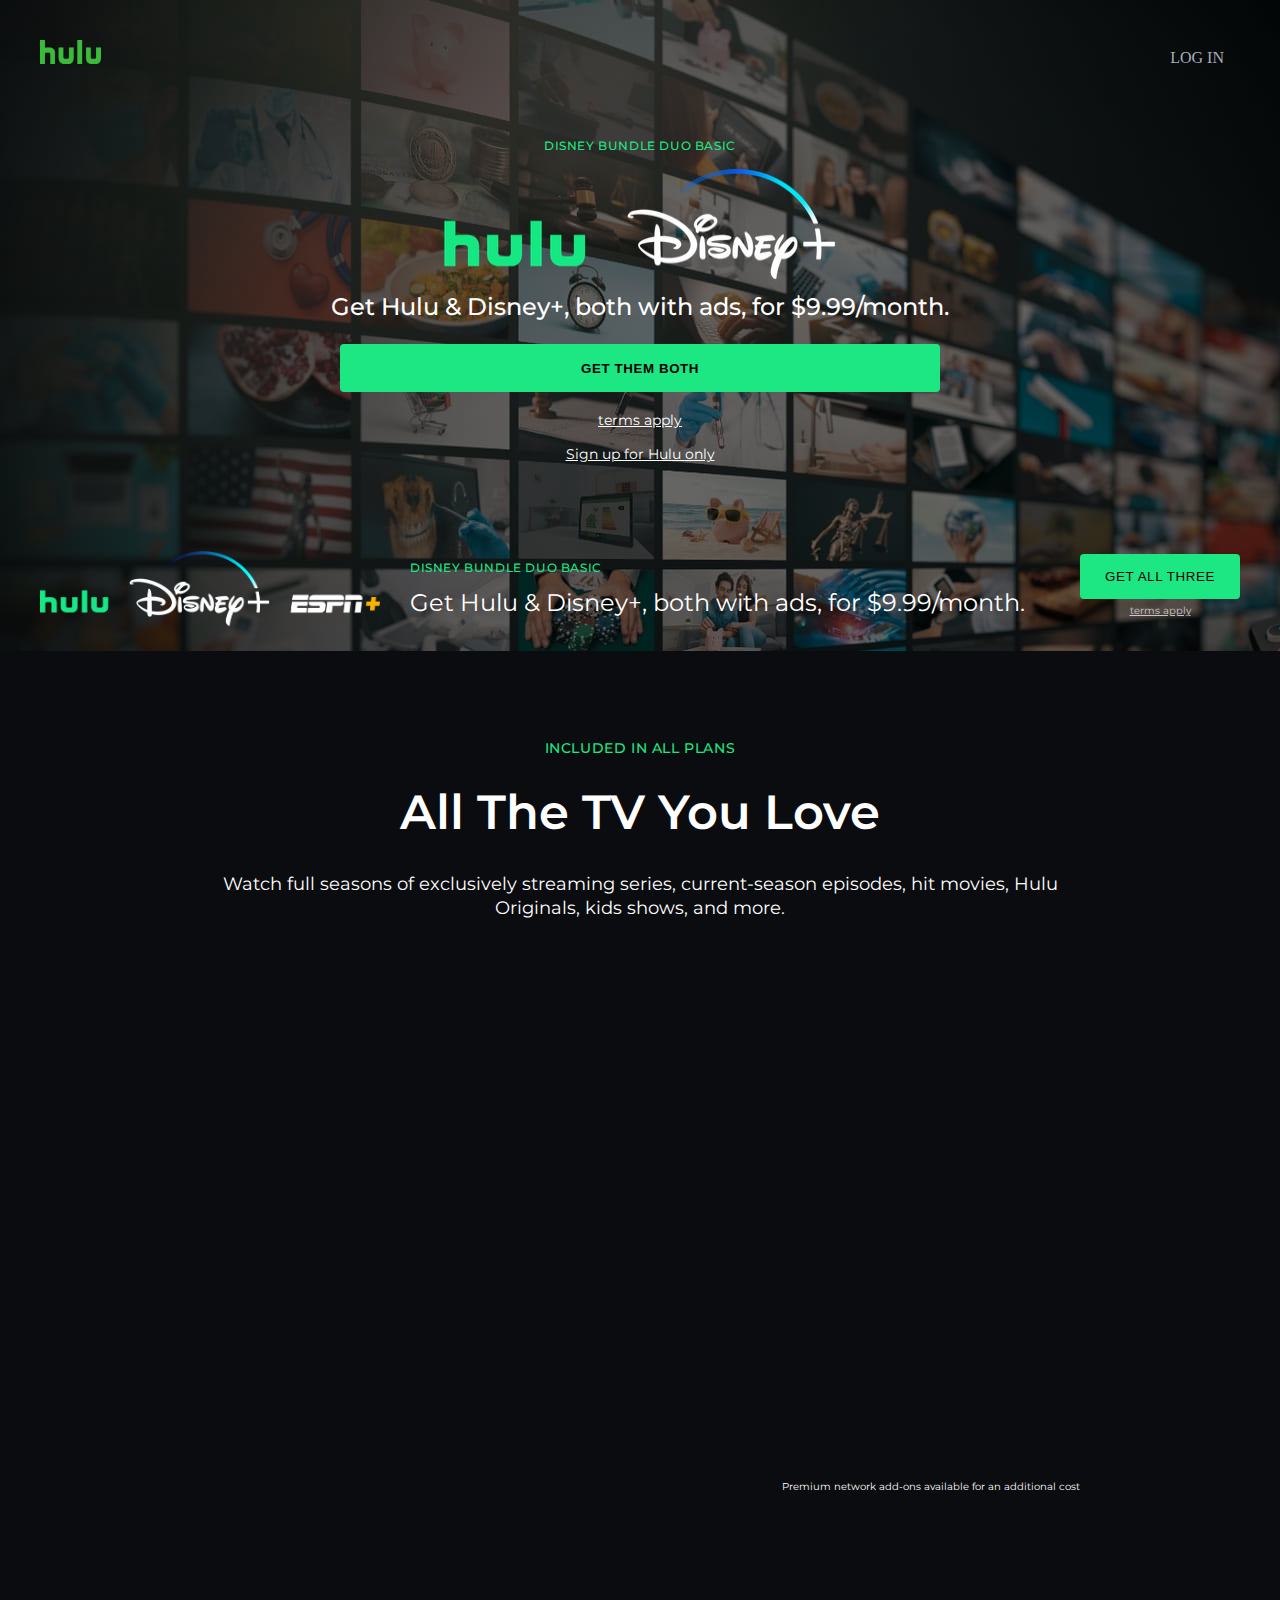
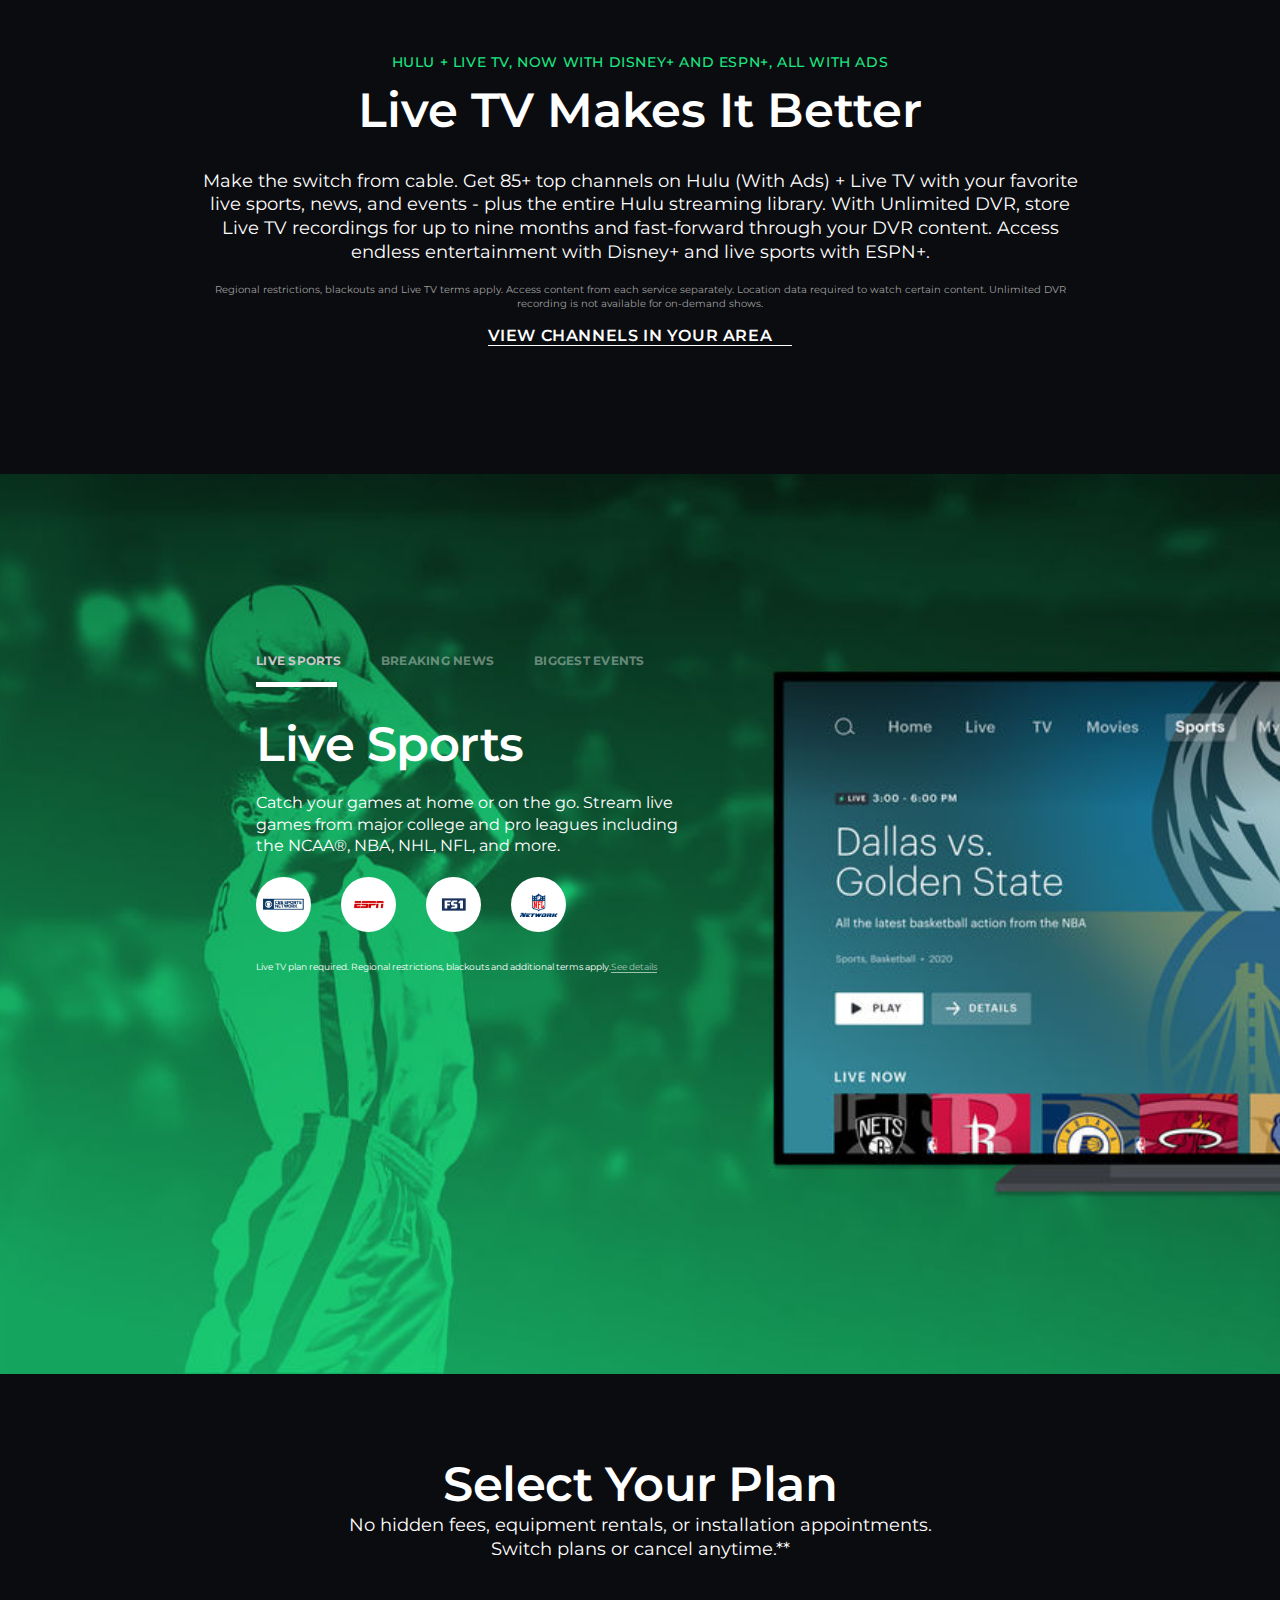
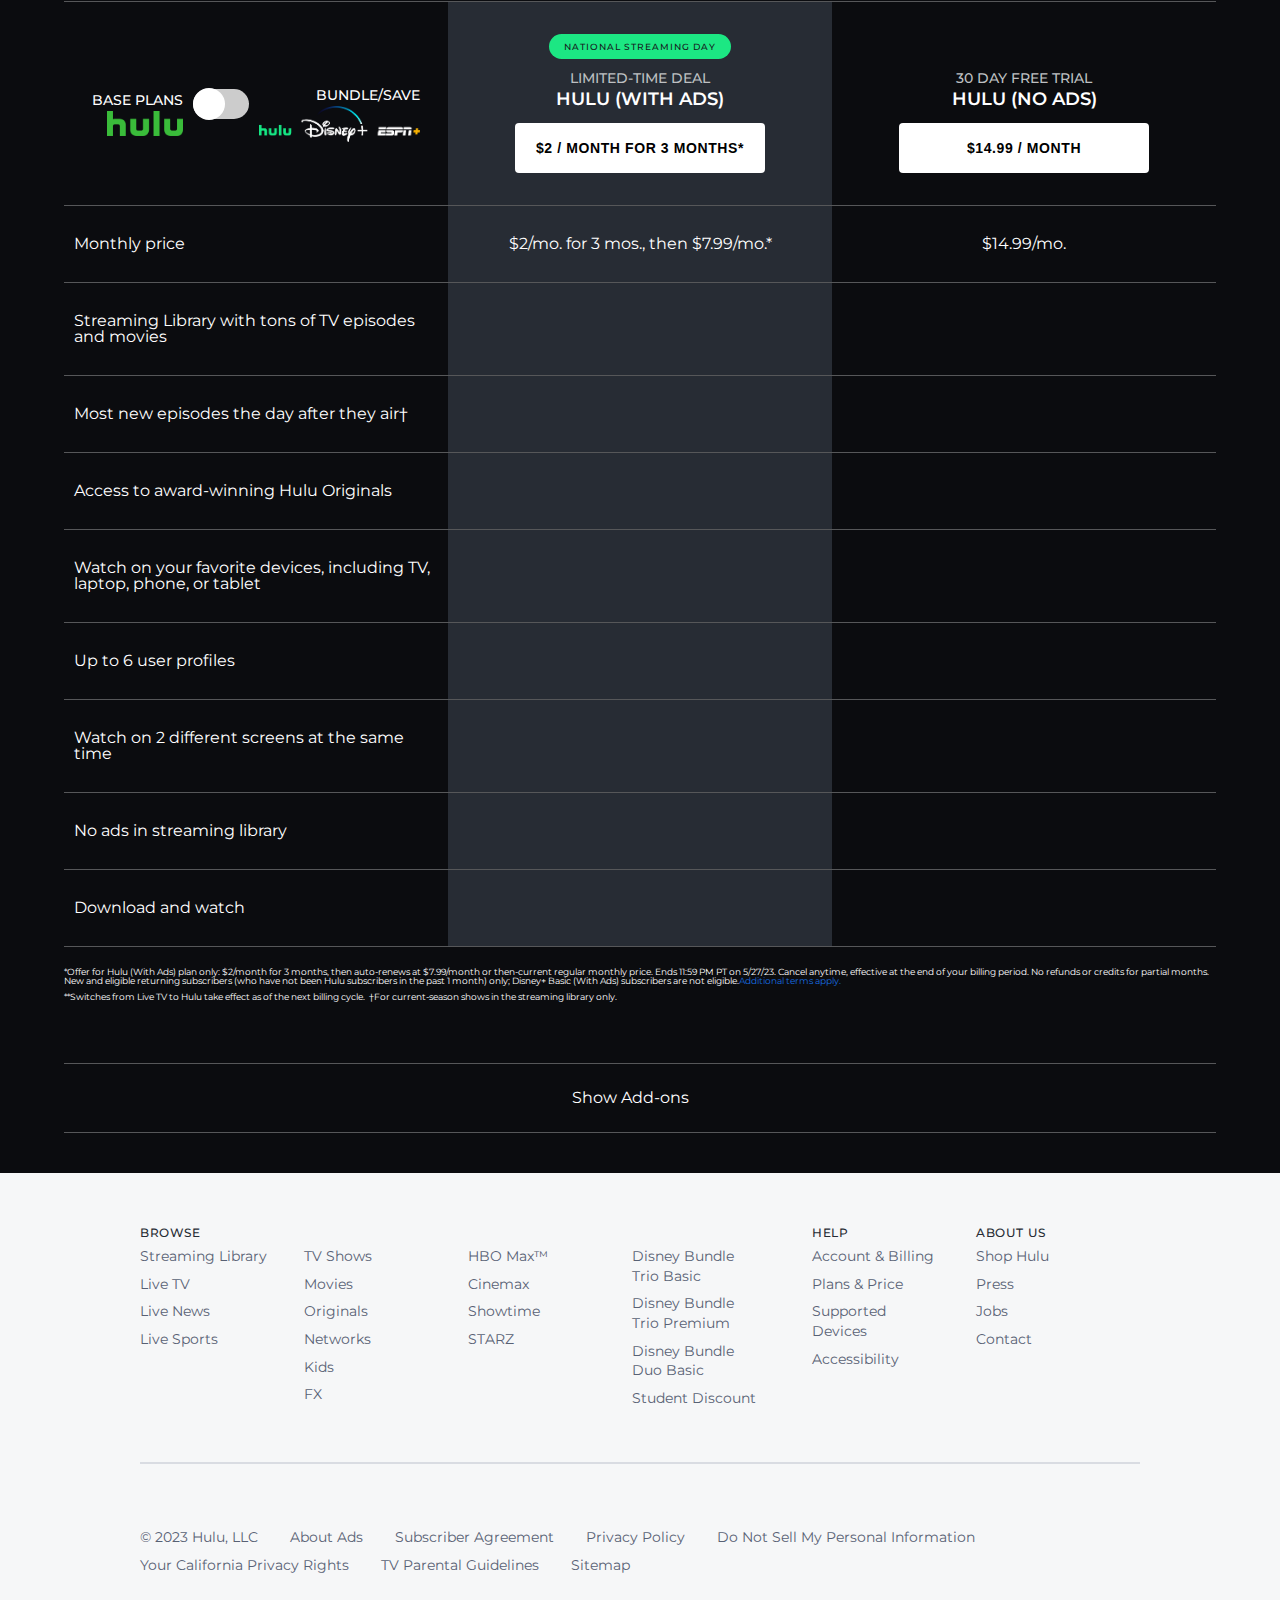
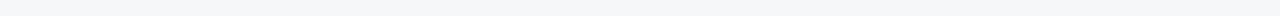
<file: index.html>
<!DOCTYPE html>
<html lang="en">
    <head>
        <meta charset="utf-8">
        <title>Hulu</title>
        <meta name="viewport" content="width=device-width, initial-scale=1">
        <meta name="description" content="hulu clone">
        <meta property="og:url" content="https://sebuamari.github.io/WIT_Final_Project/">
        <meta property="og:type" content="website">
        <meta property="og:title" content="Hulu">
        <meta property="og:description" content="Streaming Platform">
        <meta property="og:image" content="https://assetshuluimcom-a.akamaihd.net/h3o/facebook_share_thumb_default_hulu.jpg">
        <link rel="icon" type="image/x-icon" href="./images/hulu.png">
        <link rel="preconnect" href="https://fonts.googleapis.com">
        <link rel="preconnect" href="https://fonts.gstatic.com" crossorigin>
        <link href="https://fonts.googleapis.com/css2?family=Montserrat:wght@400;500;600&display=swap" rel="stylesheet">
        <link rel="stylesheet" href="https://cdnjs.cloudflare.com/ajax/libs/font-awesome/6.4.0/css/all.min.css" integrity="sha512-iecdLmaskl7CVkqkXNQ/ZH/XLlvWZOJyj7Yy7tcenmpD1ypASozpmT/E0iPtmFIB46ZmdtAc9eNBvH0H/ZpiBw==" crossorigin="anonymous" referrerpolicy="no-referrer">
        <link rel="stylesheet" href="./styles/reset.css">
        <link rel="stylesheet" href="./styles/keyframes.css">
        <link rel="stylesheet" href="./styles/styles.css">
        <link rel="stylesheet" href="./styles/responsive.css">
    </head>
    <body>
        <header>
            <img src="./images/hulu.png" alt="hulu  logo">
            <button type="button" class="burger-button centered">
                <span class="burger-button-lines">
                    <span class="burger-button-line"></span>
                    <span class="burger-button-line"></span>
                </span>
            </button>
            <div class="mobile-menu hidden">
                <a href="/"><img src="./images/hulu.png" alt="logo"></a>
                <ul>
                    <li><a href="login.html">Log in</a></li>
                    <li><a href="register.html">Register</a></li>
                </ul>
            </div>
            <a class="log_in" href="login.html">Log in</a>
        </header>
        <section id="top_section">
            <div class="inner_top">
                <h4>Disney bundle duo basic</h4>
                <img src="./images/hulu-disney.png" alt="hulu and disney logo">
                <h4>Get Hulu & Disney+, both with ads, for $9.99/month.</h4>
                <button id="get_both">Get them both</button>
                <a class="terms" href="/">terms apply</a>
                <a id="sign_up_hulu" href="/">Sign up for Hulu only</a>
            </div>
            <div class="inner_footer">
                <div class="inner_footer_left">
                    <img src="./images/hulu-disney-espn.png" alt="hulu, disney and espn logo">
                    <div>
                        <h4 class="align_left">Disney bundle duo basic</h4>
                        <h4>Get Hulu & Disney+, both with ads, for $9.99/month.</h4>
                    </div>
                </div>
                <div class="inner_footer_buttons">
                    <button>Get all three</button>
                    <a class="terms" href="/">terms apply</a>
                </div>
            </div>
        </section>
        <section id="recommendations">
            <h4>INCLUDED IN ALL PLANS</h4>
            <h2>All The TV You Love</h2>
            <p class="exclusive">Watch full seasons of exclusively streaming series, current-season episodes, hit movies, Hulu Originals, kids shows, and more.</p>
            <div class="swiper">
                <i id="arrow-left" class="fa-solid fa-angle-down fa-2xl" style="color: #ffffff;"></i>
                <div class="movies_container">
                </div>
                <i id="arrow-right" class="fa-solid fa-angle-down fa-2xl" style="color: #ffffff;"></i>
            </div>
            <p class="premium">Premium network add-ons available for an additional cost</p>
            <div class="recommendations_inner_bottom">
                <h4>HULU + LIVE TV, NOW WITH DISNEY+ AND ESPN+, ALL WITH ADS</h4>
                <h2>Live TV Makes It Better</h2>
                <h3>Make the switch from cable. Get 85+ top channels on Hulu (With Ads) + Live TV with your favorite live sports, news, and events - plus the entire Hulu streaming library. With Unlimited DVR, store Live TV recordings for up to nine months and fast-forward through your DVR content. Access endless entertainment with Disney+ and live sports with ESPN+. </h3>
                <p class="restrictions">Regional restrictions, blackouts and Live TV terms apply. Access content from each service separately. Location data required to watch certain content. Unlimited DVR recording is not available for on-demand shows.</p>
                <a href="/">VIEW CHANNELS IN YOUR AREA<i class="fa-solid fa-arrow-right-long"></i></a>
                <i id="arrow-down" class="fa-solid fa-angle-down fa-2xl" style="color: #ffffff;"></i>
            </div>
        </section>
        <section id="about_hulu">
                <div class="inner_header">
                    <ul>
                        <li class="header_item_one active">Live Sports</li>
                        <li class="header_item_two">Breaking News</li>
                        <li class="header_item_three">Biggest Events</li>
                    </ul>
                    <div class="slide"></div>
                </div>
                <img id="background-1" src="./images/background-1.jpeg" alt="background">
                <img id="background-2" class="hide" src="./images/background-2.jpeg" alt="background">
                <img id="background-3" class="hide" src="./images/background-3.jpeg" alt="background">
                <div class="inner_section inner_section_one">
                    <h2>Live Sports</h2>
                    <p>Catch your games at home or on the go. Stream live games from major college and pro leagues including the NCAA®, NBA, NHL, NFL, and more.</p>
                    <div class="logos">
                        <div class="logo_container">
                            <img src="images/logos/cbs.png" alt="cbs">
                        </div>
                        <div class="logo_container">
                            <img src="images/logos/espn.png" alt="espn">
                        </div>
                        <div class="logo_container">
                            <img src="images/logos/fs1.svg" alt="fs1">
                        </div>
                        <div class="logo_container">
                            <img src="images/logos/network.png" alt="network">
                        </div>
                    </div>
                    <p class="bottom">Live TV plan required. Regional restrictions, blackouts and additional terms apply.<a href="/">See details</a></p>
                </div>
                <div class="inner_section inner_section_two hide">
                    <h2>Breaking News</h2>
                    <p>Keep pace with what's going on locally and globally with trusted opinions from all the top news networks.</p>
                    <div class="logos">
                        <div class="logo_container">
                            <img src="images/logos/abc.png" alt="abc">
                        </div>
                        <div class="logo_container">
                            <img src="images/logos/cnn.svg" alt="cnn">
                        </div>
                        <div class="logo_container">
                            <img src="images/logos/msnbc.png" alt="msnbc">
                        </div>
                        <div class="logo_container">
                            <img src="images/logos/fox.svg" alt="fox">
                        </div>
                    </div>
                    <p class="bottom">Live TV plan required. Regional restrictions, blackouts and additional terms apply.<a href="/">See details</a></p>
                </div>
                <div class="inner_section inner_section_three hide">
                    <h2>Biggest Events</h2>
                    <p>Spectacular, can't-miss moments like the Olympics, Grammys®, Oscars®, Emmys®, and more.</p>
                    <div class="logos">
                        <div class="logo_container">
                            <img src="images/logos/angel.png" alt="angel">
                        </div>
                        <div class="logo_container">
                            <img src="images/logos/golden-globe.png" alt="golden-globe">
                        </div>
                        <div class="logo_container">
                            <img src="images/logos/grammy.png" alt="grammy">
                        </div>
                        <div class="logo_container">
                            <img src="images/logos/oscars.png" alt="oscars">
                        </div>
                    </div>
                    <p class="bottom">Live TV plan required. Regional restrictions, blackouts and additional terms apply.<a href="/">See details</a></p>
                </div>
        </section>
        <section id="plans">
            <h2>Select Your Plan</h2>
            <h4>No hidden fees, equipment rentals, or installation appointments.<br><b>Switch plans or cancel anytime.**</b></h4>
            <div class="plans_header">
                <div class="choice_switcher">
                    <div class="base_plans_choice">
                        <p class="td_header">Base Plans</p>
                        <img src="images/hulu.png" alt="hulu">
                    </div>
                    <label class="switch">
                        <input type="checkbox">
                        <span class="slider round"></span>
                    </label>
                    <div class="bundle_save_choice">
                        <p class="td_header">Bundle/Save</p>
                        <img src="images/hulu-disney-espn.png" alt="hulu disney espn">
                    </div>
                </div>
                <div class="plans_header_base active">
                    <div class="hulu_with_ads">
                        <h5>NATIONAL STREAMING DAY</h5>
                        <p class="td_header">LIMITED-TIME DEAL<br><span>Hulu (With Ads)</span></p>
                        <button class="white_button" type="submit">$2 / MONTH FOR 3 MONTHS*</button>
                    </div>
                    <div class="hulu_without_ads">
                        <p class="td_header">30 DAY FREE TRIAL<br><span>Hulu (No Ads)</span></p>
                        <button class="white_button" type="submit">$14.99 / month</button>
                    </div>
                </div>
                <div class="plans_header_bundle">
                    <div class="trio_basic">
                        <img src="images/hulu-disney.png" alt="hulu_disnet">
                        <p class="td_header">Disney Bundle Trio Basic</p>
                        <button class="white_button" type="submit">$12.99 / MONTH</button>
                    </div>
                    <div class="trio_premium">
                        <img src="images/hulu-disney.png" alt="hulu_disnet">
                        <p class="td_header">Disney Bundle Trio Premium</p>
                        <button class="white_button" type="submit">$19.99 / MONTH</button>
                    </div>
                    <div class="hulu_live">
                        <img src="images/hulu-disney.png" alt="hulu_disnet">
                        <p class="td_header">Hulu + Live TV</p>
                        <button class="white_button" type="submit">$69.99 / MONTH</button>
                    </div>
                </div>
            </div>
            <div class="base_plans active">
                <table>
                    <tr>
                        <td>Monthly price</td>
                        <td>$2/mo. for 3 mos., then $7.99/mo.*</td>
                        <td>$14.99/mo.</td>
                    </tr>
                    <tr>
                        <td>Streaming Library with tons of TV episodes and movies</td>
                        <td><i class="fa-solid fa-check" style="color: #1ce783;"></i></td>
                        <td><i class="fa-solid fa-check" style="color: #1ce783;"></i></td>
                    </tr>
                    <tr>
                        <td>Most new episodes the day after they air†</td>
                        <td><i class="fa-solid fa-check" style="color: #1ce783;"></i></td>
                        <td><i class="fa-solid fa-check" style="color: #1ce783;"></i></td>
                    </tr>
                    <tr>
                        <td>Access to award-winning Hulu Originals</td>
                        <td><i class="fa-solid fa-check" style="color: #1ce783;"></i></td>
                        <td><i class="fa-solid fa-check" style="color: #1ce783;"></i></td>
                    </tr>
                    <tr>
                        <td>Watch on your favorite devices, including TV, laptop, phone, or tablet</td>
                        <td><i class="fa-solid fa-check" style="color: #1ce783;"></i></td>
                        <td><i class="fa-solid fa-check" style="color: #1ce783;"></i></td>
                    </tr>
                    <tr>
                        <td>Up to 6 user profiles</td>
                        <td><i class="fa-solid fa-check" style="color: #1ce783;"></i></td>
                        <td><i class="fa-solid fa-check" style="color: #1ce783;"></i></td>
                    </tr>
                    <tr>
                        <td>Watch on 2 different screens at the same time</td>
                        <td><i class="fa-solid fa-check" style="color: #1ce783;"></i></td>
                        <td><i class="fa-solid fa-check" style="color: #1ce783;"></i></td>
                    </tr>
                    <tr>
                        <td>No ads in streaming library</td>
                        <td><i class="fa-solid fa-minus" style="color: #b8becc;"></i></td>
                        <td><i class="fa-solid fa-check" style="color: #1ce783;"></i></td>
                    </tr>
                    <tr>
                        <td>Download and watch</td>
                        <td><i class="fa-solid fa-minus" style="color: #b8becc;"></i></td>
                        <td><i class="fa-solid fa-check" style="color: #1ce783;"></i></td>
                    </tr>
                </table>
            </div>
            <div class="bundle_plans">
                <table>
                    <tr>
                        <td>Monthly price. Save up to $15.98/mo.*</td>
                        <td><p><span class="crossed_text">$25.97/mo.</span>$12.99/mo.*</p></td>
                        <td><p><span class="crossed_text">$35.97/mo.</span>$19.99/mo.*</p></td>
                        <td>$69.99/mo.*</td>
                    </tr>
                    <tr>
                        <td>Subscriptions included in each plan</td>
                        <td>Disney+, Hulu, and ESPN+, all with ads</td>
                        <td>Disney+ (No Ads), Hulu (No Ads), ESPN+ (With Ads)</td>
                        <td>Hulu + Live TV, Disney+, and ESPN+, all with ads</td>
                    </tr>
                    <tr>
                        <td>Hulu Streaming library with tons of episodes and movies</td>
                        <td><i class="fa-solid fa-check" style="color: #1ce783;"></i></td>
                        <td><i class="fa-solid fa-check" style="color: #1ce783;"></i></td>
                        <td><i class="fa-solid fa-check" style="color: #1ce783;"></i></td>
                    </tr>
                    <tr>
                        <td>Most new episodes the day after they air</td>
                        <td><i class="fa-solid fa-check" style="color: #1ce783;"></i></td>
                        <td><i class="fa-solid fa-check" style="color: #1ce783;"></i></td>
                        <td><i class="fa-solid fa-check" style="color: #1ce783;"></i></td>
                    </tr>
                    <tr>
                        <td>Access to award-winning Hulu Originals</td>
                        <td><i class="fa-solid fa-check" style="color: #1ce783;"></i></td>
                        <td><i class="fa-solid fa-check" style="color: #1ce783;"></i></td>
                        <td><i class="fa-solid fa-check" style="color: #1ce783;"></i></td>
                    </tr>
                    <tr>
                        <td>Watch on your favorite devices, including TV, laptop, phone, or tablet</td>
                        <td><i class="fa-solid fa-check" style="color: #1ce783;"></i></td>
                        <td><i class="fa-solid fa-check" style="color: #1ce783;"></i></td>
                        <td><i class="fa-solid fa-check" style="color: #1ce783;"></i></td>
                    </tr>
                    <tr>
                        <td>Download and watch on Hulu</td>
                        <td><i class="fa-solid fa-minus" style="color: #b8becc;"></i></td>
                        <td><i class="fa-solid fa-check" style="color: #1ce783;"></i></td>
                        <td><i class="fa-solid fa-minus" style="color: #b8becc;"></i></td>
                    </tr>
                    <tr>
                        <td>Live TV with 85+ top channels. No cable required.</td>
                        <td><i class="fa-solid fa-minus" style="color: #b8becc;"></i></td>
                        <td><i class="fa-solid fa-minus" style="color: #b8becc;"></i></td>
                        <td><i class="fa-solid fa-check" style="color: #1ce783;"></i></td>
                    </tr>
                    <tr>
                        <td>Live TV guide to navigate channels</td>
                        <td><i class="fa-solid fa-minus" style="color: #b8becc;"></i></td>
                        <td><i class="fa-solid fa-minus" style="color: #b8becc;"></i></td>
                        <td><i class="fa-solid fa-check" style="color: #1ce783;"></i></td>
                    </tr>
                    <tr>
                        <td>Record Live TV with Unlimited DVR</td>
                        <td><i class="fa-solid fa-minus" style="color: #b8becc;"></i></td>
                        <td><i class="fa-solid fa-minus" style="color: #b8becc;"></i></td>
                        <td><i class="fa-solid fa-check" style="color: #1ce783;"></i></td>
                    </tr>
                </table>
            </div>
            <div class="plans_footer_paragraph">
                <p>*Offer for Hulu (With Ads) plan only: $2/month for 3 months, then auto-renews at $7.99/month or then-current regular monthly price. Ends 11:59 PM PT on 5/27/23. Cancel anytime, effective at the end of your billing period. No refunds or credits for partial months. New and eligible returning subscribers (who have not been Hulu subscribers in the past 1 month) only; Disney+ Basic (With Ads) subscribers are not eligible.<span>Additional terms apply.</span></p>
                <p>**Switches from Live TV to Hulu take effect as of the next billing cycle.</p>
                <p>†For current-season shows in the streaming library only.</p>
            </div>
            <div class="adds_on">
                <h3>Available Add-ons</h3>
                <p>Add-ons available at an additional cost.<br>Add them up after you sign up for Hulu.</p>
                <table>
                    <tr>
                        <td>HBO Max™</td>
                        <td><i class="fa-solid fa-check" style="color: #1ce783;"></i></td>
                        <td><i class="fa-solid fa-check" style="color: #1ce783;"></i></td>
                    </tr>
                    <tr>
                        <td>CINEMAX®</td>
                        <td><i class="fa-solid fa-check" style="color: #1ce783;"></i></td>
                        <td><i class="fa-solid fa-check" style="color: #1ce783;"></i></td>
                    </tr>
                    <tr>
                        <td>SHOWTIME®</td>
                        <td><i class="fa-solid fa-check" style="color: #1ce783;"></i></td>
                        <td><i class="fa-solid fa-check" style="color: #1ce783;"></i></td>
                    </tr>
                    <tr>
                        <td>STARZ®</td>
                        <td><i class="fa-solid fa-check" style="color: #1ce783;"></i></td>
                        <td><i class="fa-solid fa-check" style="color: #1ce783;"></i></td>
                    </tr>
                </table>
            </div>
            <div class="adds_on_button">
                Show Add-ons<i class="arrow fa-solid fa-angle-down fa-2xl" style="color: #ffffff;"></i>
            </div>
        </section>
        <footer>
            <div class="navigations">
                <div class="browse">
                    <h3>Browse<i id="browse_arrow" class="fa-solid fa-angle-down fa-2xl" style="color: rgb(39, 44, 52);"></i></h3>
                    <div class="links">
                        <ul>
                            <li><a href="/">Streaming Library</a></li>
                            <li><a href="/">Live TV</a></li>
                            <li><a href="/">Live News</a></li>
                            <li><a href="/">Live Sports</a></li>
                        </ul>
                        <ul>
                            <li><a href="/">TV Shows</a></li>
                            <li><a href="/">Movies</a></li>
                            <li><a href="/">Originals</a></li>
                            <li><a href="/">Networks</a></li>
                            <li><a href="/">Kids</a></li>
                            <li><a href="/">FX</a></li>
                        </ul>
                        <ul>
                            <li><a href="/">HBO Max™</a></li>
                            <li><a href="/">Cinemax</a></li>
                            <li><a href="/">Showtime</a></li>
                            <li><a href="/">STARZ</a></li>
                        </ul>
                        <ul>
                            <li><a href="/">Disney Bundle Trio Basic</a></li>
                            <li><a href="/">Disney Bundle Trio Premium</a></li>
                            <li><a href="/">Disney Bundle Duo Basic</a></li>
                            <li><a href="/">Student Discount</a></li>
                        </ul>
                    </div>
                </div>
                <div class="help_and_about_us">
                    <div class="help">
                        <h3>Help<i id="help_arrow" class="fa-solid fa-angle-down fa-2xl" style="color: rgb(39, 44, 52);"></i></h3>
                        <ul class="help_links">
                            <li><a href="/">Account & Billing</a></li>
                            <li><a href="/">Plans & Price</a></li>
                            <li><a href="/">Supported Devices</a></li>
                            <li><a href="/">Accessibility</a></li>
                        </ul>
                    </div>
                    <div class="about_us">
                        <h3>About us<i id="about_us_arrow" class="fa-solid fa-angle-down fa-2xl" style="color: rgb(39, 44, 52);"></i></h3>
                        <ul class="about_us_links">
                            <li><a href="/">Shop Hulu</a></li>
                            <li><a href="/">Press</a></li>
                            <li><a href="/">Jobs</a></li>
                            <li><a href="/">Contact</a></li>
                        </ul>
                    </div>
                </div>
            </div>
            <div class="footer_links">
                <div class="social_media">
                    <a href="https://www.facebook.com/hulu/" target="_blank"><i class="fa-brands fa-facebook-f fa-lg" style="color: #5e6573;"></i></a>
                    <a href="https://twitter.com/hulu" target="_blank"><i class="fa-brands fa-twitter fa-lg" style="color: #5e6573;"></i></a>
                    <a href="https://www.youtube.com/channel/UCE5mQnNl8Q4H2qcv4ikaXeA" target="_blank"><i class="fa-brands fa-youtube fa-lg" style="color: #5e6573;"></i></a>
                    <a href="https://twitter.com/hulu" target="_blank"><i class="fa-brands fa-instagram fa-lg" style="color: #5e6573;"></i></a>
                </div>
                <div class="other_links">
                    <ul>
                        <li><a href="/">© 2023 Hulu, LLC</a></li>
                        <li><a href="/">About Ads</a></li>
                        <li><a href="/">Subscriber Agreement</a></li>
                        <li><a href="/">Privacy Policy</a></li>
                        <li><a href="/">Do Not Sell My Personal Information</a></li>
                        <li><a href="/">Your California Privacy Rights</a></li>
                        <li><a href="/">TV Parental Guidelines</a></li>
                        <li><a href="/">Sitemap</a></li>
                    </ul>
                </div>
            </div>
        </footer>
        <script src="js/burgerMenu.js" defer></script>
        <script src="js/fetchMovies.js" defer></script>
        <script src="js/slider.js" defer></script>
        <script src="js/headerSlider.js" defer></script>
        <script src="js/fixPlansHeader.js" defer></script>
        <script src="js/arrows.js" defer></script>
    </body>
</html>
</file>
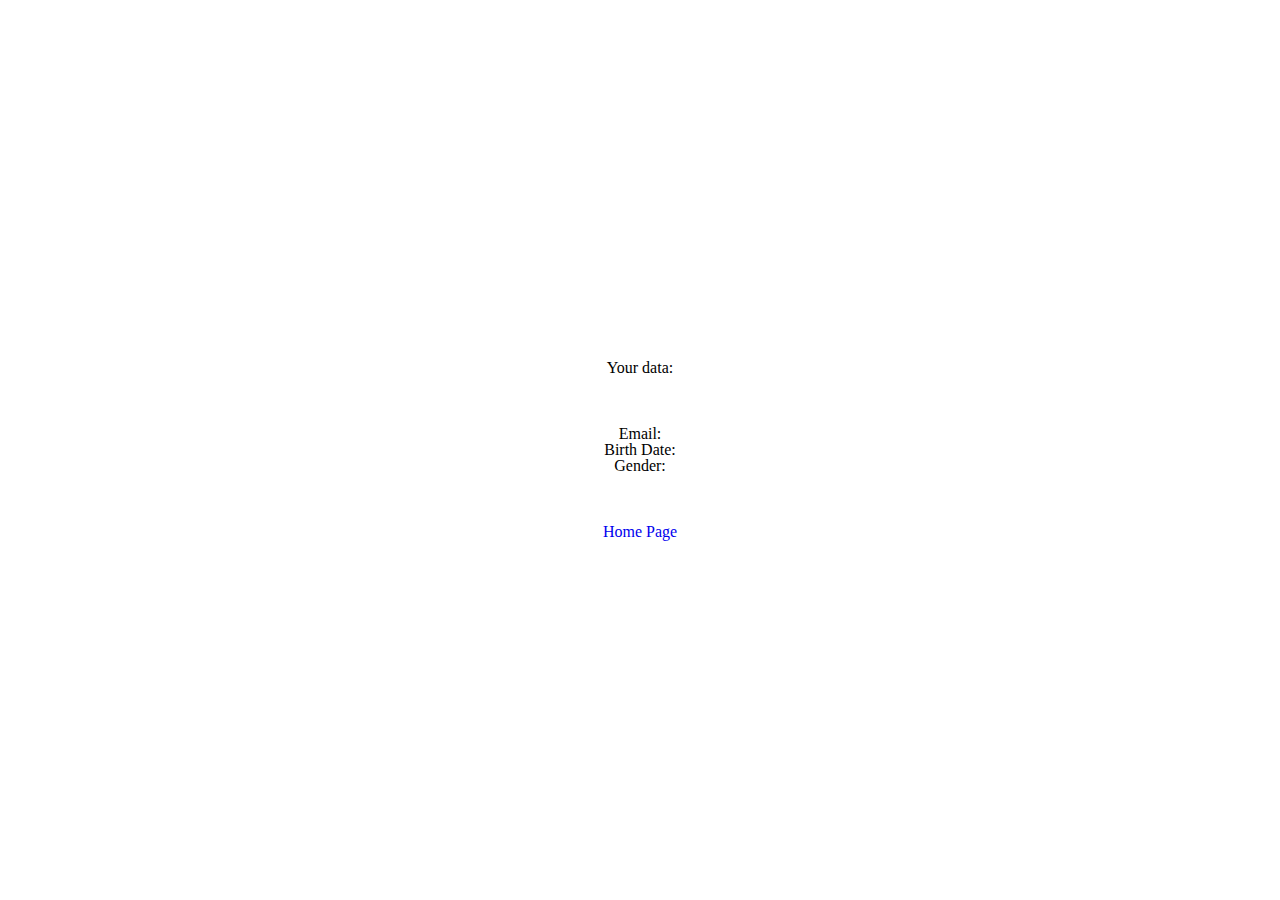
<file: account.html>
<!DOCTYPE html>
<html lang="en">
    <head>
        <meta charset="utf-8">
        <title>Hulu | Register</title>
        <meta name="viewport" content="width=device-width, initial-scale=1">
        <meta name="description" content="hulu clone">
        <meta property="og:url" content="https://sebuamari.github.io/WIT_Final_Project/">
        <meta property="og:type" content="website">
        <meta property="og:title" content="Hulu | Register">
        <meta property="og:description" content="Streaming Platform">
        <meta property="og:image" content="https://assetshuluimcom-a.akamaihd.net/h3o/facebook_share_thumb_default_hulu.jpg">
        <link rel="icon" type="image/x-icon" href="./images/hulu.png">
        <link rel="preconnect" href="https://fonts.googleapis.com">
        <link rel="preconnect" href="https://fonts.gstatic.com" crossorigin>
        <link href="https://fonts.googleapis.com/css2?family=Montserrat:wght@400;500;600&display=swap" rel="stylesheet">
        <link rel="stylesheet" href="https://cdnjs.cloudflare.com/ajax/libs/font-awesome/6.4.0/css/all.min.css" integrity="sha512-iecdLmaskl7CVkqkXNQ/ZH/XLlvWZOJyj7Yy7tcenmpD1ypASozpmT/E0iPtmFIB46ZmdtAc9eNBvH0H/ZpiBw==" crossorigin="anonymous" referrerpolicy="no-referrer">
        <link rel="stylesheet" href="./styles/reset.css">
        <link rel="stylesheet" href="./styles/registered.css">
    </head>
    <body>
        <section class="congratulations">
            <h1>Your data:</h1>
            <ul>
                <li>Email: <span id="your_email"></span></li>
                <li>Birth Date: <span id="your_birthdate"></span></li>
                <li>Gender: <span id="your_gender"></span></li>
            </ul>
            <a href="index.html">Home Page</a>
        </section>
        <script src="js/account.js" defer></script>
    </body>
</html>
</file>
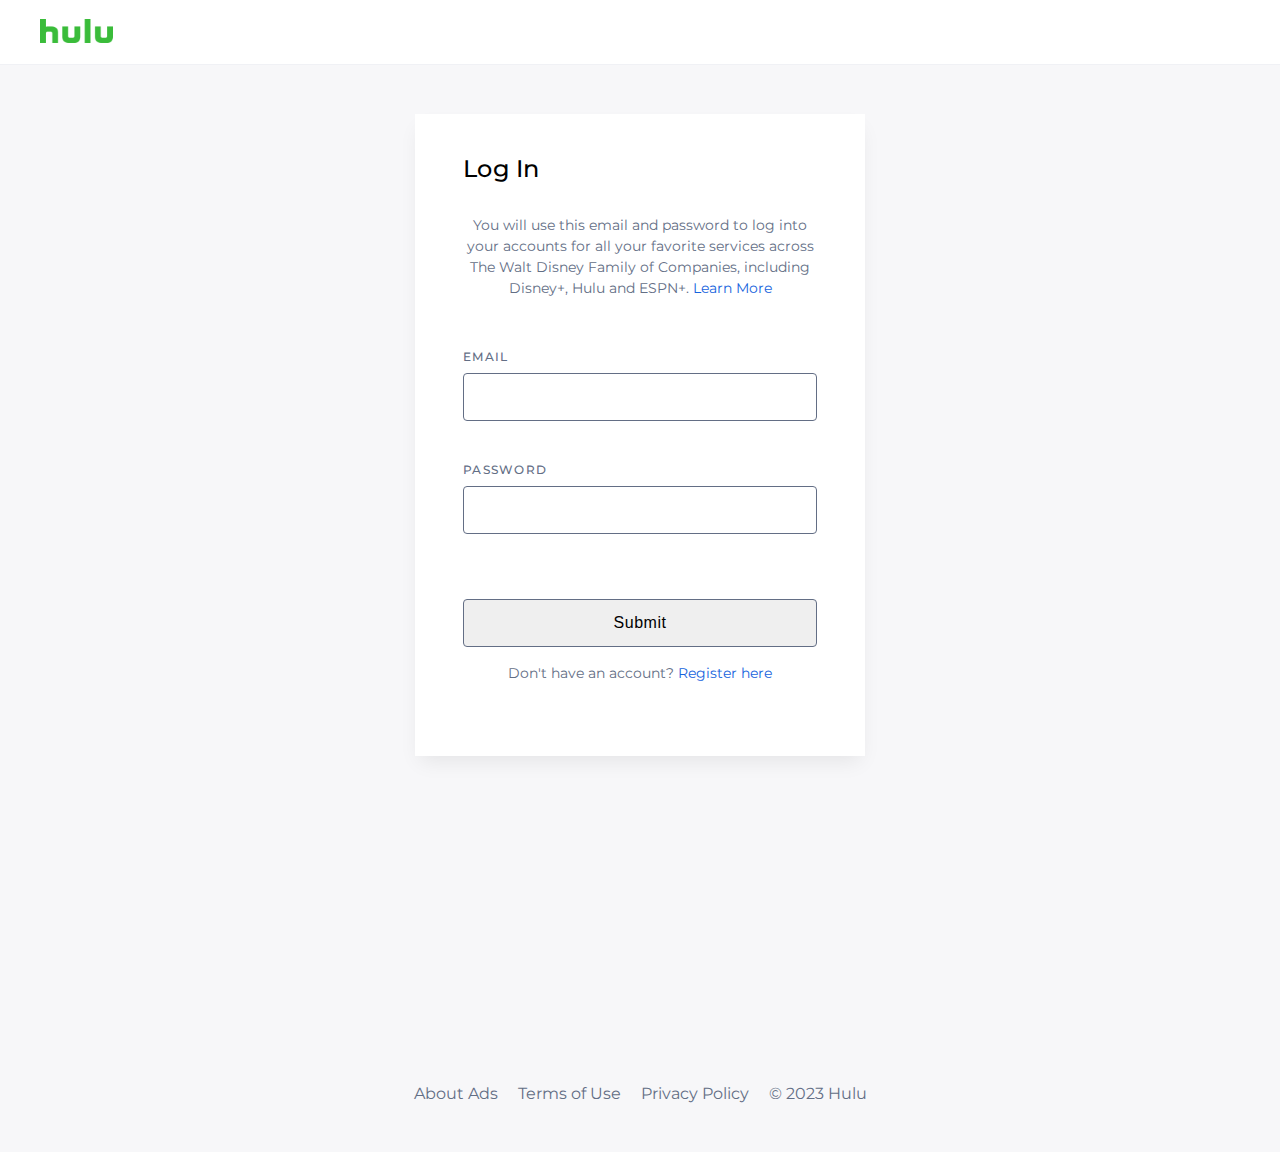
<file: login.html>
<!DOCTYPE html>
<html lang="en">
    <head>
        <meta charset="utf-8">
        <title>Hulu Login | Hulu</title>
        <meta name="viewport" content="width=device-width, initial-scale=1">
        <meta name="description" content="hulu clone">
        <meta property="og:url" content="https://sebuamari.github.io/WIT_Final_Project/">
        <meta property="og:type" content="website">
        <meta property="og:title" content="Hulu Login | Hulu">
        <meta property="og:description" content="Streaming Platform">
        <meta property="og:image" content="https://assetshuluimcom-a.akamaihd.net/h3o/facebook_share_thumb_default_hulu.jpg">
        <link rel="icon" type="image/x-icon" href="./images/hulu.png">
        <link rel="preconnect" href="https://fonts.googleapis.com">
        <link rel="preconnect" href="https://fonts.gstatic.com" crossorigin>
        <link href="https://fonts.googleapis.com/css2?family=Montserrat:wght@400;500;600&display=swap" rel="stylesheet">
        <link rel="stylesheet" href="https://cdnjs.cloudflare.com/ajax/libs/font-awesome/6.4.0/css/all.min.css" integrity="sha512-iecdLmaskl7CVkqkXNQ/ZH/XLlvWZOJyj7Yy7tcenmpD1ypASozpmT/E0iPtmFIB46ZmdtAc9eNBvH0H/ZpiBw==" crossorigin="anonymous" referrerpolicy="no-referrer">
        <link rel="stylesheet" href="./styles/reset.css">
        <link rel="stylesheet" href="./styles/keyframes.css">
        <link rel="stylesheet" href="./styles/login.css">
        <link rel="stylesheet" href="./styles/responsive.css">
    </head>
    <body>
        <header>
            <a href="index.html">
                <img src="./images/hulu.png" alt="logo">
            </a>
        </header>
        
        <div class="login_form_container">
            <h2>Log In</h2>
            <p>You will use this email and password to log into your accounts for all your favorite services across The Walt Disney Family of Companies, including Disney+, Hulu and ESPN+. <a href="/">Learn More</a></p>
            <form>
                <label for="email">Email</label>
                <input type="email" id="email" name="email">
                <span id="error_email"><i class="fa-solid fa-circle-exclamation" style="color: #cc000d;"></i>error</span>
                <label for="password">Password</label>
                <input type="password" id="password" name="password">
                <span id="error_password"><i class="fa-solid fa-circle-exclamation" style="color: #cc000d;"></i>error</span><br><br>
                <input id="submit" type="submit">
              </form> 
            <p>Don't have an account? <a href="register.html">Register here</a></p>
        </div>

        <footer>
            <ul class="footer_links">
                <li><a href="/">About Ads</a></li>
                <li><a href="/">Terms of Use</a></li>
                <li><a href="/">Privacy Policy</a></li>
                <li><a href="/">© 2023  Hulu</a></li>
            </ul>
        </footer>
        <script src="js/login.js" defer></script>
    </body>
</html>
</file>
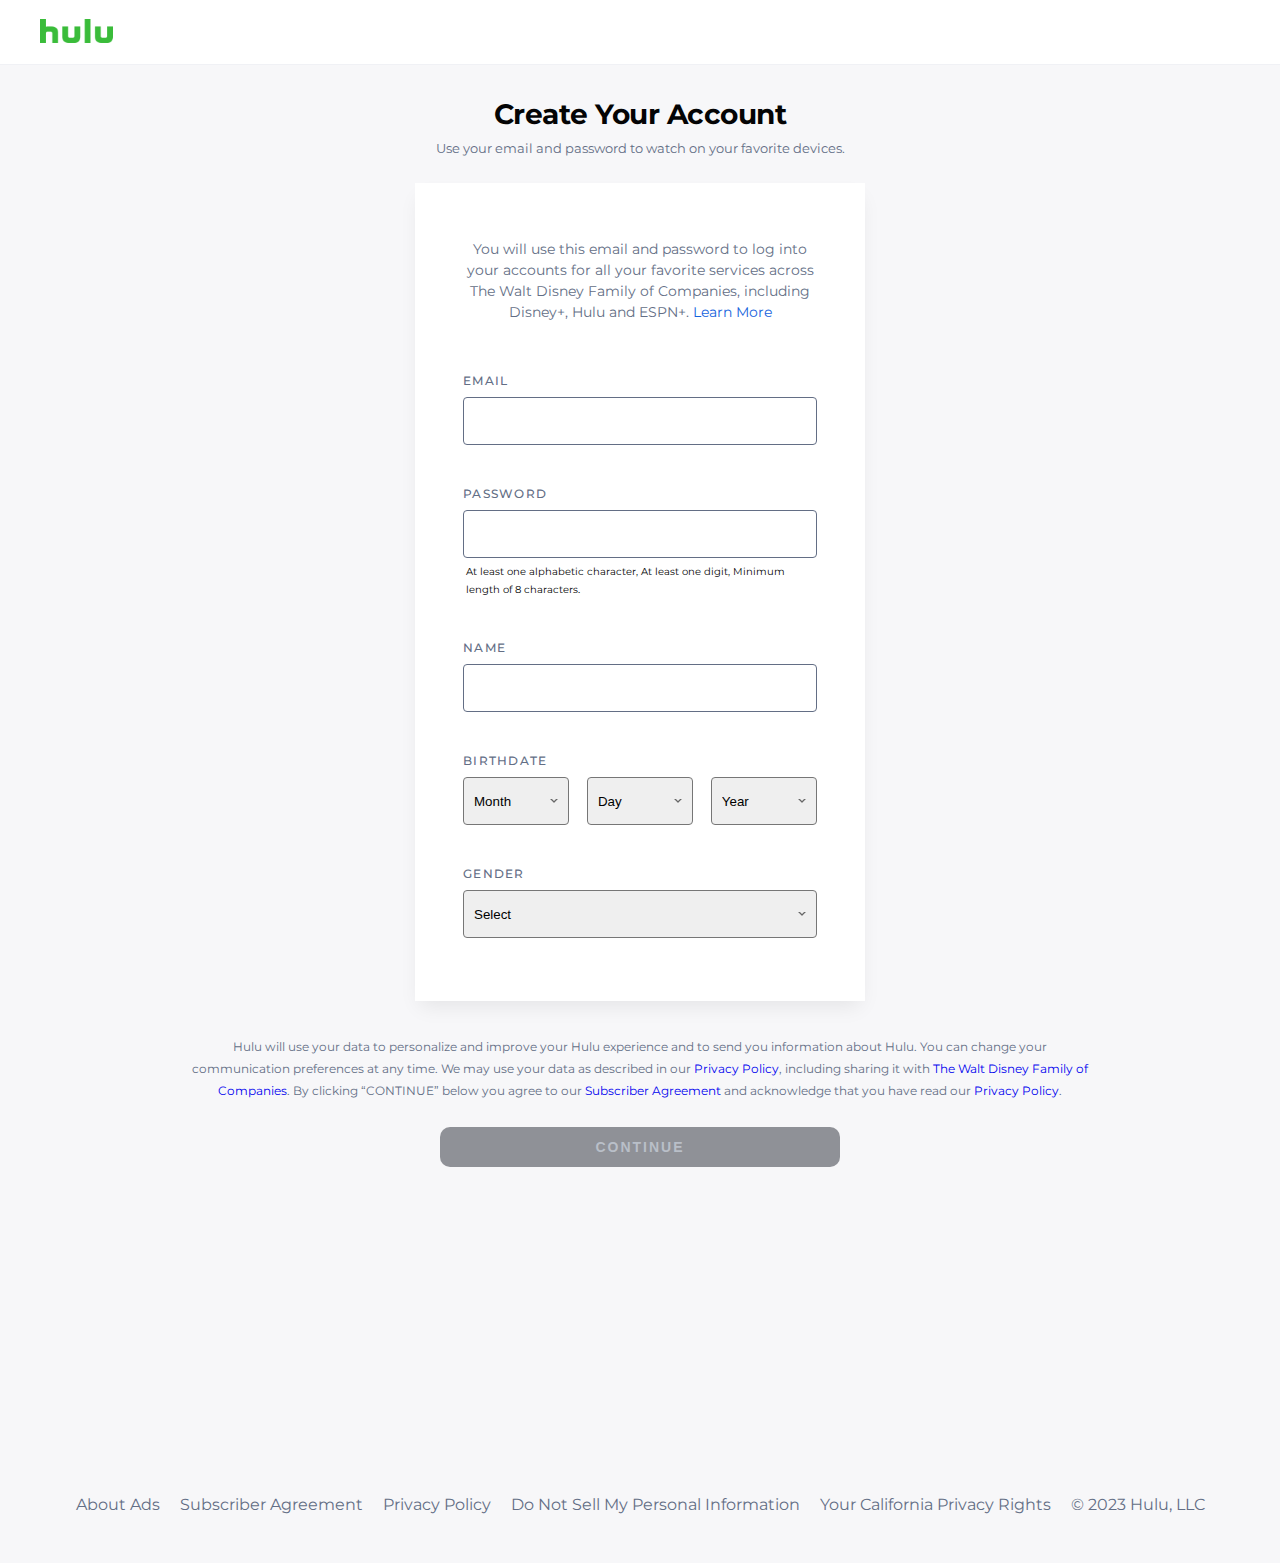
<file: register.html>
<!DOCTYPE html>
<html lang="en">
    <head>
        <meta charset="utf-8">
        <title>Create Your Account | Hulu</title>
        <meta name="viewport" content="width=device-width, initial-scale=1">
        <meta name="description" content="hulu clone">
        <meta property="og:url" content="https://sebuamari.github.io/WIT_Final_Project/">
        <meta property="og:type" content="website">
        <meta property="og:title" content="Create Your Account | Hulu">
        <meta property="og:description" content="Streaming Platform">
        <meta property="og:image" content="https://assetshuluimcom-a.akamaihd.net/h3o/facebook_share_thumb_default_hulu.jpg">
        <link rel="icon" type="image/x-icon" href="./images/hulu.png">
        <link rel="preconnect" href="https://fonts.googleapis.com">
        <link rel="preconnect" href="https://fonts.gstatic.com" crossorigin>
        <link href="https://fonts.googleapis.com/css2?family=Montserrat:wght@400;500;600&display=swap" rel="stylesheet">
        <link rel="stylesheet" href="https://cdnjs.cloudflare.com/ajax/libs/font-awesome/6.4.0/css/all.min.css" integrity="sha512-iecdLmaskl7CVkqkXNQ/ZH/XLlvWZOJyj7Yy7tcenmpD1ypASozpmT/E0iPtmFIB46ZmdtAc9eNBvH0H/ZpiBw==" crossorigin="anonymous" referrerpolicy="no-referrer">
        <link rel="stylesheet" href="./styles/reset.css">
        <link rel="stylesheet" href="./styles/keyframes.css">
        <link rel="stylesheet" href="./styles/login.css">
        <link rel="stylesheet" href="./styles/responsive.css">
    </head>
    <body>
        <header>
            <a href="index.html">
                <img src="./images/hulu.png" alt="logo">
            </a>
        </header>
        
        <h2 class="register_header_h2">Create Your Account</h2>
        <h4 class="register_header_h4">Use your email and password to watch on your favorite devices.</h4>
        <div class="register_form_container">
            <p>You will use this email and password to log into your accounts for all your favorite services across The Walt Disney Family of Companies, including Disney+, Hulu and ESPN+. <a href="/">Learn More</a></p>
            <form action="/action_page.php" method="get">
                <label for="email">Email</label>
                <input type="email" id="email" name="email">
                <span id="error_email"><i class="fa-solid fa-circle-exclamation" style="color: #cc000d;"></i>error</span>
                <label for="password">Password</label>
                <input type="password" id="password" name="password">
                <span id="password_rule"><i class="fa-solid fa-circle-exclamation"></i> At least one alphabetic character, At least one digit, Minimum length of 8 characters.</span>
                <span id="error_password"><i class="fa-solid fa-circle-exclamation" style="color: #cc000d;"></i>error</span>
                <label for="name">Name</label>
                <input type="text" id="name" name="name">
                <span id="error_name"><i class="fa-solid fa-circle-exclamation" style="color: #cc000d;"></i>error</span>
                <p class="birthdate_label">Birthdate</p>
                <div class="birthdate_selectors" id="birthdate">
                    <div class="month">
                        <select name="month" id="month">
                            <option value="month" selected>Month</option>
                            <option value="January">January</option>
                            <option value="February">February</option>
                            <option value="March">March</option>
                            <option value="April">April</option>
                            <option value="May">May</option>
                            <option value="June">June</option>
                            <option value="July">July</option>
                            <option value="August">August</option>
                            <option value="September">September</option>
                            <option value="October">October</option>
                            <option value="November">November</option>
                            <option value="December">December</option>
                        </select>
                        <span id="error_month"><i class="fa-solid fa-circle-exclamation" style="color: #cc000d;"></i>Required</span>
                    </div>
                    <div class="day">
                        <select name="day" id="day">
                            <option value="day" selected>Day</option>
                            <option value="1">1</option>
                            <option value="2">2</option>
                            <option value="3">3</option>
                            <option value="4">4</option>
                            <option value="5">5</option>
                            <option value="6">6</option>
                            <option value="7">7</option>
                            <option value="8">8</option>
                            <option value="9">9</option>
                            <option value="10">10</option>
                            <option value="11">11</option>
                            <option value="12">12</option>
                            <option value="13">13</option>
                            <option value="14">14</option>
                            <option value="15">15</option>
                            <option value="16">16</option>
                            <option value="17">17</option>
                            <option value="18">18</option>
                            <option value="19">19</option>
                            <option value="20">20</option>
                            <option value="21">21</option>
                            <option value="22">22</option>
                            <option value="23">23</option>
                            <option value="24">24</option>
                            <option value="25">25</option>
                            <option value="26">26</option>
                            <option value="27">27</option>
                            <option value="28">28</option>
                            <option value="29">29</option>
                            <option value="30">30</option>
                            <option value="31">31</option>
                        </select>
                        <span id="error_day"><i class="fa-solid fa-circle-exclamation" style="color: #cc000d;"></i>Required</span>
                    </div>
                    <div class="year">
                        <select name="year" id="year">
                            <option value="year" selected>Year</option>
                            <option value="2017">2017</option>
                            <option value="2016">2016</option>
                            <option value="2015">2015</option>
                            <option value="2014">2014</option>
                            <option value="2013">2013</option>
                            <option value="2012">2012</option>
                            <option value="2011">2011</option>
                            <option value="2010">2010</option>
                            <option value="2009">2009</option>
                            <option value="2008">2008</option>
                            <option value="2007">2007</option>
                            <option value="2006">2006</option>
                            <option value="2005">2005</option>
                            <option value="2004">2004</option>
                            <option value="2003">2003</option>
                            <option value="2002">2002</option>
                            <option value="2001">2001</option>
                            <option value="2000">2000</option>
                            <option value="1999">1999</option>
                            <option value="1998">1998</option>
                            <option value="1997">1997</option>
                            <option value="1996">1996</option>
                            <option value="1995">1995</option>
                            <option value="1994">1994</option>
                            <option value="1993">1993</option>
                            <option value="1992">1992</option>
                            <option value="1991">1991</option>
                            <option value="1990">1990</option>
                            <option value="1989">1989</option>
                            <option value="1988">1988</option>
                            <option value="1987">1987</option>
                            <option value="1986">1986</option>
                            <option value="1985">1985</option>
                            <option value="1984">1984</option>
                            <option value="1983">1983</option>
                            <option value="1982">1982</option>
                            <option value="1981">1981</option>
                            <option value="1980">1980</option>
                            <option value="1979">1979</option>
                            <option value="1978">1978</option>
                            <option value="1977">1977</option>
                            <option value="1976">1976</option>
                            <option value="1975">1975</option>
                            <option value="1974">1974</option>
                            <option value="1973">1973</option>
                            <option value="1972">1972</option>
                            <option value="1971">1971</option>
                            <option value="1970">1970</option>
                            <option value="1969">1969</option>
                            <option value="1968">1968</option>
                            <option value="1967">1967</option>
                            <option value="1966">1966</option>
                            <option value="1965">1965</option>
                            <option value="1964">1964</option>
                            <option value="1963">1963</option>
                            <option value="1962">1962</option>
                        </select>

                        <span id="error_year"><i class="fa-solid fa-circle-exclamation" style="color: #cc000d;"></i>Required</span>
                    </div>
                </div>
                <label for="gender">Gender</label>
                <select name="gender" id="gender">
                    <option value="select" selected>Select</option>
                    <option value="woman">Woman</option>
                    <option value="man">Man</option>
                    <option value="nonBinary">Non Binary</option>
                    <option value="preferNotToSay">Prefer Not to Say</option>
                </select>
                <span id="error_gender"><i class="fa-solid fa-circle-exclamation" style="color: #cc000d;"></i>Please select your gender</span>
              </form> 
        </div>

        <p class="terms">Hulu will use your data to personalize and improve your Hulu experience and to send you information about Hulu. You can change your communication preferences at any time. We may use your data as described in our <a href="/">Privacy Policy</a>, including sharing it with <a href="/">The Walt Disney Family of Companies</a>. By clicking “CONTINUE” below you agree to our <a href="/">Subscriber Agreement</a> and acknowledge that you have read our <a href="/">Privacy Policy</a>.</p>
        <button id="continue">Continue</button>

        <footer>
            <ul class="footer_links">
                <li><a href="/">About Ads</a></li>
                <li><a href="/">Subscriber Agreement</a></li>
                <li><a href="/">Privacy Policy</a></li>
                <li><a href="/">Do Not Sell My Personal Information</a></li>
                <li><a href="/">Your California Privacy Rights</a></li>
                <li><a href="/">© 2023  Hulu, LLC</a></li>
            </ul>
        </footer>
        <script src="js/register.js" defer></script>
    </body>
</html>
</file>
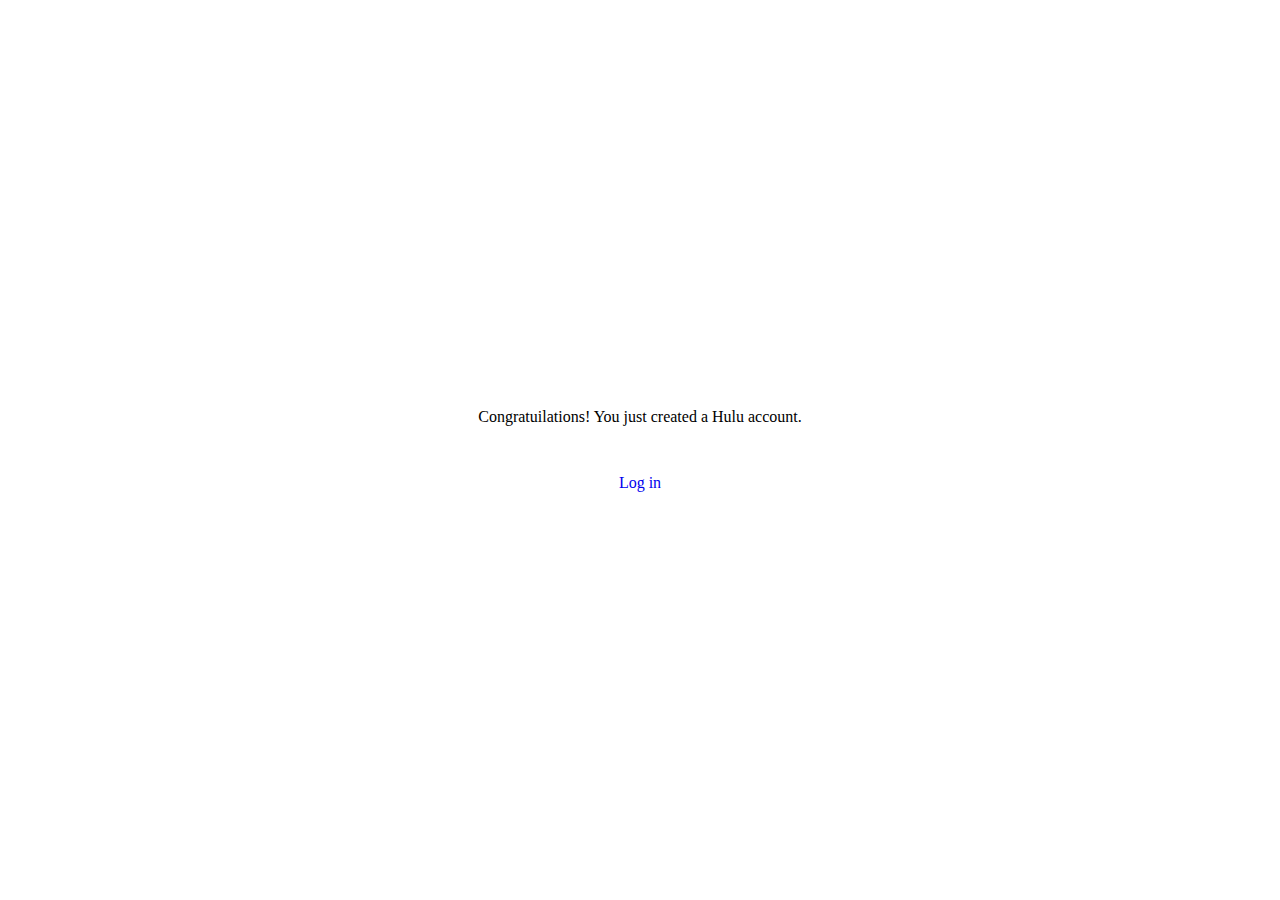
<file: Registered.html>
<!DOCTYPE html>
<html lang="en">
    <head>
        <meta charset="utf-8">
        <title>Hulu | Registered</title>
        <meta name="viewport" content="width=device-width, initial-scale=1">
        <meta name="description" content="hulu clone">
        <meta property="og:url" content="https://sebuamari.github.io/WIT_Final_Project/">
        <meta property="og:type" content="website">
        <meta property="og:title" content="Hulu | Registered">
        <meta property="og:description" content="Streaming Platform">
        <meta property="og:image" content="https://assetshuluimcom-a.akamaihd.net/h3o/facebook_share_thumb_default_hulu.jpg">
        <link rel="icon" type="image/x-icon" href="./images/hulu.png">
        <link rel="preconnect" href="https://fonts.googleapis.com">
        <link rel="preconnect" href="https://fonts.gstatic.com" crossorigin>
        <link href="https://fonts.googleapis.com/css2?family=Montserrat:wght@400;500;600&display=swap" rel="stylesheet">
        <link rel="stylesheet" href="https://cdnjs.cloudflare.com/ajax/libs/font-awesome/6.4.0/css/all.min.css" integrity="sha512-iecdLmaskl7CVkqkXNQ/ZH/XLlvWZOJyj7Yy7tcenmpD1ypASozpmT/E0iPtmFIB46ZmdtAc9eNBvH0H/ZpiBw==" crossorigin="anonymous" referrerpolicy="no-referrer">
        <link rel="stylesheet" href="./styles/reset.css">
        <link rel="stylesheet" href="./styles/registered.css">
    </head>
    <body>
        <section class="congratulations">
            <h1>Congratuilations! You just created a Hulu account.</h1>
            <a href="login.html">Log in</a>
        </section>
    </body>
</html>
</file>
<file: styles/keyframes.css>
@-webkit-keyframes bounce {
  0% {
      top: 0;
  }
  50% {
      top: 10px;
  }
  100% {
      top: 0;
  }
}

@keyframes bounce {
  0% {
      top: 0;
  }
  50% {
      top: 10px;
  }
  100% {
      top: 0;
  }
}

@-webkit-keyframes fadeFromBottom {
0% {
  opacity: 0;
  -webkit-transform: translateY(20%);
          transform: translateY(20%);
}
100% {
  opacity: 1;
  -webkit-transform: translateY(0);
          transform: translateY(0);
}
}

@keyframes fadeFromBottom {
0% {
  opacity: 0;
  -webkit-transform: translateY(20%);
          transform: translateY(20%);
}
100% {
  opacity: 1;
  -webkit-transform: translateY(0);
          transform: translateY(0);
}
}
</file>
<file: styles/styles.css>
:root {
    --color-green: rgb(28, 231, 131);
    --color-gray: rgb(168, 175, 189);
    --color-white: rgb(255, 255, 255);
    --color-footer: rgb(246, 247, 248);
    --color-white-6: rgba(255, 255, 255, 0.6);
    --color-white-4: rgba(255, 255, 255, 0.4);
    --color-background-black: rgb(11, 12, 15);
    --font: 'Montserrat', sans-serif;
    --letter-spacing-6: 0.6px;
    --button-border-radius: 4px;
}

body.no_scroll {
    overflow: hidden;
}

.centered {
    display: -webkit-box;
    display: -ms-flexbox;
    display: flex;
    -webkit-box-pack: center;
    -ms-flex-pack: center;
    justify-content: center;
    -webkit-box-align: center;
    -ms-flex-align: center;
    align-items: center;
}

section {
    font-family: var(--font);
}

header {
    position: absolute;
    top: 0;
    left: 0;
    z-index: 2;
    width: 100vw;
    display: -webkit-box;
    display: -ms-flexbox;
    display: flex;
    -webkit-box-orient: horizontal;
    -webkit-box-direction: normal;
        -ms-flex-direction: row;
            flex-direction: row;
    -webkit-box-pack: justify;
        -ms-flex-pack: justify;
            justify-content: space-between;
    padding: 40px;
}

header img {
    width: 61px;
    height: 24px;
}

header a {
    color: var(--color-gray);
    text-transform: uppercase;
}

.log_in {
    display: -webkit-box;
    display: -ms-flexbox;
    display: flex;
    -webkit-box-align: center;
        -ms-flex-align: center;
            align-items: center;
    padding: 10px 16px;
    border-radius: 8px;
}

.burger-button {
    display: none;
    width: 35px;
    height: 35px;
    background: #000000;
    border-radius: 32px;
    border: none;
    z-index: 2;
}

.burger-button-lines {
    display: -webkit-box;
    display: -ms-flexbox;
    display: flex;
    -webkit-box-orient: vertical;
    -webkit-box-direction: normal;
    -ms-flex-direction: column;
    flex-direction: column;
    -webkit-box-pack: center;
    -ms-flex-pack: center;
    justify-content: center;
    -webkit-box-align: center;
    -ms-flex-align: center;
    align-items: center;
}

.burger-button-line {
    width: 13px;
    height: 3px;
    background-color: #FFFFFF;
    border: 1px solid #000000;
    -webkit-transition: 0.2s ease-in-out;
    -o-transition: 0.2s ease-in-out;
    transition: 0.2s ease-in-out;
    position: relative;
}

.burger-button-line.crossed {
    width: 16px;
}

.crossed:first-child {
    -webkit-transform: rotate(45deg);
    -ms-transform: rotate(45deg);
    transform: rotate(45deg);
    top: 2px;
}

.crossed:last-child {
    -webkit-transform: rotate(-45deg);
    -ms-transform: rotate(-45deg);
    transform: rotate(-45deg);
    bottom: 1px;
}

.mobile-menu.hidden {
    height: 0;
    top: -500px;
}

.mobile-menu {
    display: -webkit-box;
    display: -ms-flexbox;
    display: flex;
    -webkit-box-orient: vertical;
    -webkit-box-direction: normal;
    -ms-flex-direction: column;
    flex-direction: column;
    -webkit-box-pack: center;
    -ms-flex-pack: center;
    justify-content: center;
    padding-left: 100px;
    background-color: var(--color-background-black);
    position: fixed;
    top: 0;
    left: 0;
    width: 100vw;
    height: 100vh;
    -webkit-transition: 1s ease-in-out;
    -o-transition: 1s ease-in-out;
    transition: 1s ease-in-out;
}

.mobile-menu a {
    margin-bottom: 200px;
}

.mobile-menu ul {
    width: 80%;
    display: -webkit-box;
    display: -ms-flexbox;
    display: flex;
    -webkit-box-orient: vertical;
    -webkit-box-direction: normal;
    -ms-flex-direction: column;
    flex-direction: column;
    gap: 20px;
}

.mobile-menu ul a {
    font-family: var(--font);
    font-weight: 500;
    font-size: 16px;
    line-height: 19px;
    letter-spacing: 0.1px;
    color: #000000;
    margin-bottom: 200px;
    text-transform: uppercase;
}

.burger-button:hover,
header img:hover,
header a:hover,
#get_both:hover,
.inner_footer_buttons button:hover,
.recommendations_inner_bottom a:hover,
#arrow-down:hover,
.movie-tile:hover,
#arrow-left:hover,
#arrow-right:hover,
.inner_header ul li:hover,
.white_button:hover,
.adds_on_button:hover,
.browse:hover,
.help:hover,
.about_us:hover {
    cursor: pointer;
}

.log_in:hover {
    background-color: #323843;
    color: #FFFFFF;
}

#top_section {
    position: relative;
    z-index: 1;
    top: 0;
    left: 0;
    width: 100vw;
    padding-top: 80px;
    display: -webkit-box;
    display: -ms-flexbox;
    display: flex;
    -webkit-box-orient: vertical;
    -webkit-box-direction: normal;
        -ms-flex-direction: column;
            flex-direction: column;
    -webkit-box-pack: end;
        -ms-flex-pack: end;
            justify-content: flex-end;
    -webkit-box-align: center;
        -ms-flex-align: center;
            align-items: center;
    text-align: center;
    background-image: url("../images/streaming.jpeg");
}

#top_section::before {
    content: "";
    position: absolute;
    z-index: -1;
    top: 0;
    left: 0;
    width: 100%;
    height: 100%;
    background-color: rgba(0, 0, 0, 0.6);
}

#top_section .inner_top {
    width: 100%;
    display: -webkit-box;
    display: -ms-flexbox;
    display: flex;
    -webkit-box-orient: vertical;
    -webkit-box-direction: normal;
        -ms-flex-direction: column;
            flex-direction: column;
    -webkit-box-pack: center;
        -ms-flex-pack: center;
            justify-content: center;
    -webkit-box-align: center;
        -ms-flex-align: center;
            align-items: center;
    padding: 60px 40px;
}

.inner_top h4:first-child,
.inner_footer h4:first-child,
#recommendations h4,
.recommendations_inner_bottom h4 {
    color: var(--color-green);
    margin-bottom: 17px;
    text-transform: uppercase;
    font-size: 12px;
    font-weight: 500;
    letter-spacing: var(--letter-spacing-6);
}

.inner_top h4:not(:first-child),
.inner_footer h4:not(:first-child),
#recommendations h2,
.recommendations_inner_bottom h2 {
    color: var(--color-white);
    margin-top: 16px;
    font-weight: 500;
    font-size: 24px;
}

.inner_footer h4:not(:first-child) {
    font-weight: 400;
}

.inner_top img {
    width: 400px;
    height: 110px;
}

#get_both {
    width: 50%;
    height: 48px;
    margin-top: 25px;
    margin-bottom: 16px;
    color: #000000;
    background-color: var(--color-green);
    border: none;
    font-weight: 600;
    letter-spacing: var(--letter-spacing-6);
    text-transform: uppercase;
    border-radius: var(--button-border-radius);
}

.inner_top .terms,
.inner_top #sign_up_hulu,
.inner_footer_buttons a {
    color: var(--color-white);
    text-decoration: underline;
    font-size: 14px;
    font-weight: 400;
    line-height: 24px;
}

.inner_top #sign_up_hulu { 
    margin-top: 10px;
}

.inner_footer {
    width: 100%;
    display: -webkit-box;
    display: -ms-flexbox;
    display: flex;
    -webkit-box-orient: horizontal;
    -webkit-box-direction: normal;
        -ms-flex-direction: row;
            flex-direction: row;
    -webkit-box-pack: justify;
        -ms-flex-pack: justify;
            justify-content: space-between;
    padding: 25px 40px;
}

.inner_footer .inner_footer_left {
    display: -webkit-box;
    display: -ms-flexbox;
    display: flex;
    -webkit-box-orient: horizontal;
    -webkit-box-direction: normal;
        -ms-flex-direction: row;
            flex-direction: row;
    -webkit-box-pack: center;
        -ms-flex-pack: center;
            justify-content: center;
    -webkit-box-align: center;
        -ms-flex-align: center;
            align-items: center;
    gap: 30px;
    margin-right: 30px;
}

.inner_footer_left img {
    width: 340px;
    height: 75px;
}

.inner_footer_left .align_left {
    text-align: start;
}

.inner_footer_buttons {
    display: -webkit-box;
    display: -ms-flexbox;
    display: flex;
    -webkit-box-orient: vertical;
    -webkit-box-direction: normal;
        -ms-flex-direction: column;
            flex-direction: column;
    -webkit-box-pack: center;
        -ms-flex-pack: center;
            justify-content: center;
    -webkit-box-align: center;
        -ms-flex-align: center;
            align-items: center;
}

.inner_footer_buttons button {
    background-color: var(--color-green);
    border: none;
    color: #000000;
    text-transform: uppercase;
    letter-spacing: var(--letter-spacing-6);
    width: 160px;
    height: 45px;
    border-radius: var(--button-border-radius);
}

.inner_footer_buttons .terms {
    color: #FFFFFF;
    opacity: 0.7;
    font-size: 10px;
}

#recommendations {
    width: 100vw;
    padding: 90px 200px;
    background-color: var(--color-background-black);
    display: -webkit-box;
    display: -ms-flexbox;
    display: flex;
    -webkit-box-orient: vertical;
    -webkit-box-direction: normal;
        -ms-flex-direction: column;
            flex-direction: column;
    -webkit-box-pack: center;
        -ms-flex-pack: center;
            justify-content: center;
    -webkit-box-align: center;
        -ms-flex-align: center;
            align-items: center;
    text-align: center;
}

#recommendations h4, 
.recommendations_inner_bottom h4 {
    font-size: 14px;
}
#recommendations h2 {
    font-size: 48px;
    font-weight: 600;
    margin-bottom: 36px;
}

#recommendations p.exclusive {
    color: var(--color-white);
    font-size: 18px;
    font-weight: 400;
    line-height: 24px;
}

#recommendations p.premium {
    font-size: 10px;
    font-weight: 400;
    line-height: 1.46;
    width: 100%;
    color: var(--color-white);
    text-align: end;
    margin-top: 10px;
}

.recommendations_inner_bottom { 
    margin-top: 160px;
    position: relative;
}

.recommendations_inner_bottom h3 {
    color: var(--color-white);
    font-size: 18px;
    font-weight: 400;
    letter-spacing: 0;
    line-height: 1.32;
    margin-top: 26px;
    margin-bottom: 8px;
}

.recommendations_inner_bottom p.restrictions {
    font-size: 10px;
    font-weight: 400;
    letter-spacing: 0;
    line-height: 1.46;
    margin-top: 18px;
    margin-bottom: 16px;
    color: var(--color-white-6);
}

.recommendations_inner_bottom a {
    font-size: 16px;
    font-weight: 600;
    letter-spacing: .6px;
    line-height: 1;
    text-transform: uppercase;
    border-bottom: 1px solid #FFFFFF;
    color: var(--color-white);
}

.recommendations_inner_bottom a i {
    margin-left: 20px;
}

#arrow-down {
    display: block;
    margin-top: 40px;
    -webkit-animation: bounce 2s linear infinite;
            animation: bounce 2s linear infinite;
    position: relative;
}

.swiper {
    display: -webkit-box;
    display: -ms-flexbox;
    display: flex;
    -webkit-box-orient: horizontal;
    -webkit-box-direction: normal;
        -ms-flex-direction: row;
            flex-direction: row;
    -webkit-box-align: center;
        -ms-flex-align: center;
            align-items: center;
    overflow: hidden;
    gap: 20px;
    width: 100%;
}

#arrow-left,
#arrow-right {
    display: none;
    z-index: 1;
}

.swiper.active #arrow-left,
.swiper.active #arrow-right {
    display: block;
    -webkit-transform: rotate(90deg);
        -ms-transform: rotate(90deg);
            transform: rotate(90deg);
}

.swiper.active #arrow-right {
    -webkit-transform: rotate(-90deg);
        -ms-transform: rotate(-90deg);
            transform: rotate(-90deg);
}

.movies_container {
    display: -ms-grid;
    display: grid;
    width: 100%;
    min-height: 500px;
    -ms-grid-columns: 1fr 30px 1fr 30px 1fr 30px 1fr;
    grid-template-columns: repeat(4, 1fr);
    -webkit-box-pack: justify;
        -ms-flex-pack: justify;
            justify-content: space-between;
    margin-top: 50px;
    -webkit-column-gap: 30px;
       -moz-column-gap: 30px;
            column-gap: 30px;
    -webkit-transition: -webkit-transform 0.3s ease-in-out;
    transition: -webkit-transform 0.3s ease-in-out;
    -o-transition: transform 0.3s ease-in-out;
    transition: transform 0.3s ease-in-out;
    transition: transform 0.3s ease-in-out, -webkit-transform 0.3s ease-in-out;
}

.swiper.active .movies_container {
    -ms-grid-columns: 300px 30px 300px 30px 300px 30px 300px 30px 300px 30px 300px 30px 300px 30px 300px 30px 300px 30px 300px;
    grid-template-columns: repeat(10, 300px);
    -webkit-column-gap: 30px;
       -moz-column-gap: 30px;
            column-gap: 30px;
    -ms-grid-rows: unset;
    grid-template-rows: unset;
    overflow-x: auto;
    -ms-scroll-snap-type: x mandatory;
        scroll-snap-type: x mandatory;
}

.swiper.active .movies_container > *:nth-child(1) {
    -ms-grid-row: 1;
    -ms-grid-column: 1;
}

.swiper.active .movies_container > *:nth-child(2) {
    -ms-grid-row: 1;
    -ms-grid-column: 3;
}

.swiper.active .movies_container > *:nth-child(3) {
    -ms-grid-row: 1;
    -ms-grid-column: 5;
}

.swiper.active .movies_container > *:nth-child(4) {
    -ms-grid-row: 1;
    -ms-grid-column: 7;
}

.swiper.active .movies_container > *:nth-child(5) {
    -ms-grid-row: 1;
    -ms-grid-column: 9;
}

.swiper.active .movies_container > *:nth-child(6) {
    -ms-grid-row: 1;
    -ms-grid-column: 11;
}

.swiper.active .movies_container > *:nth-child(7) {
    -ms-grid-row: 1;
    -ms-grid-column: 13;
}

.swiper.active .movies_container > *:nth-child(8) {
    -ms-grid-row: 1;
    -ms-grid-column: 15;
}

.swiper.active .movies_container > *:nth-child(9) {
    -ms-grid-row: 1;
    -ms-grid-column: 17;
}

.swiper.active .movies_container > *:nth-child(10) {
    -ms-grid-row: 1;
    -ms-grid-column: 19;
}

.movie-tile {
    position: relative;
    border-radius: 20px;
    overflow: hidden;
    -webkit-box-flex: 0;
        -ms-flex: 0 0 300px;
            flex: 0 0 300px; 
}

.movie-tile::after {
    content: "";
    position: absolute;
    z-index: 1;
    top: 0;
    left: 0;
    width: 100%;
    height: 100%;
    background-color: rgba(0, 0, 0, 0.5);
}

.movie_banner {
    position: relative;
    width: 100%;
    height: 100%;
    -o-object-fit: cover;
       object-fit: cover;
}

.movie-tile h3,
.movie-tile h4 {
    text-align: start;
    position: relative;
    top: -95%;
    padding-left: 30px;
    z-index: 2;
    font-size: 24px;
    font-weight: 600;
    line-height: 1.24;
    color: var(--color-white) !important;
}

.movie-tile h4 {
    font-size: 16px !important;
    font-weight: 500 !important;
    margin-bottom: 0 !important;
    line-height: 1.36;
}

#about_hulu {
    display: -webkit-box;
    display: -ms-flexbox;
    display: flex;
    -webkit-box-orient: vertical;
    -webkit-box-direction: normal;
        -ms-flex-direction: column;
            flex-direction: column;
    position: relative;
    width: 100vw;
    height: 100vh;
}

.inner_header {
    position: absolute;
    top: 20%;
    left: 20%;
    z-index: 2;
}

.inner_header ul {
    display: -webkit-box;
    display: -ms-flexbox;
    display: flex;
    -webkit-box-orient: horizontal;
    -webkit-box-direction: normal;
        -ms-flex-direction: row;
            flex-direction: row;
    gap: 40px;
}

.inner_header ul li {
    font-size: 12px;
    font-weight: 500;
    line-height: 1.125;
    letter-spacing: 0.25px;
    font-weight: bold;
    text-transform: uppercase;
    color: var(--color-white-4);
}

.inner_header .slide {
    width: 81px;
    height: 5px;
    margin-top: 15px;
    background-color: var(--color-white);
    -webkit-transition: linear 0.3s;
    -o-transition: linear 0.3s;
    transition: linear 0.3s;
}

.inner_header ul li.active {
    color: #c8c8c8;
}

#about_hulu img {
    position: relative;
    top: 0;
    left: 0;
    width: 100%;
    height: 100%;
    -o-object-fit: cover;
       object-fit: cover;
    -webkit-transition: linear 0.3s;
    -o-transition: linear 0.3s;
    transition: linear 0.3s;
}

#about_hulu .hide {
    display: none !important;
}

#about_hulu .inner_section {
    display: -webkit-box;
    display: -ms-flexbox;
    display: flex;
    -webkit-box-orient: vertical;
    -webkit-box-direction: normal;
        -ms-flex-direction: column;
            flex-direction: column;
    position: absolute;
    left: 20%;
    top: calc((20% + 60px));
    max-width: 450px;
    color: var(--color-white);
    -webkit-animation: fadeFromBottom 0.5s ease-out;
            animation: fadeFromBottom 0.5s ease-out;
}

.inner_section h2 {
    font-size: 48px;
    font-weight: 600;
    line-height: 1.25;
    letter-spacing: -0.5px;
}

.inner_section p {
    font-size: 16px;
    font-weight: 400;
    line-height: 1.36;
    letter-spacing: 0;
    margin-top: 18px;
}

.inner_section p.bottom {
    line-height: 1;
    font-size: 9px;
    -webkit-hyphens: auto;
        -ms-hyphens: auto;
            hyphens: auto;
    text-align: justify;
    margin-top: 10px;
}

.inner_section p.bottom a {
    color: hsla(0,0%,100%,.6);
    text-decoration: none;
    border-bottom: 1px solid hsla(0,0%,100%,.6);
}

.inner_section .logos {
    display: -webkit-box;
    display: -ms-flexbox;
    display: flex;
    -webkit-box-orient: horizontal;
    -webkit-box-direction: normal;
        -ms-flex-direction: row;
            flex-direction: row;
    gap: 30px;
    margin-top: 20px;
    margin-bottom: 20px;
}

.logos .logo_container {
    background-color: var(--color-white);
    border-radius: 50%;
    display: -webkit-box;
    display: -ms-flexbox;
    display: flex;
    -webkit-box-pack: center;
        -ms-flex-pack: center;
            justify-content: center;
    -webkit-box-align: center;
        -ms-flex-align: center;
            align-items: center;
    width: 55px;
    height: 55px;
}

.logo_container img {
    width: auto !important;
    height: 25px !important;
    margin: 0 auto !important;
}

#plans {
    display: -webkit-box;
    display: -ms-flexbox;
    display: flex;
    -webkit-box-orient: vertical;
    -webkit-box-direction: normal;
        -ms-flex-direction: column;
            flex-direction: column;
    -webkit-box-pack: center;
        -ms-flex-pack: center;
            justify-content: center;
    -webkit-box-align: center;
        -ms-flex-align: center;
            align-items: center;
    color: var(--color-white);
    width: 100vw;
    padding-top: 80px;
    background-color: var(--color-background-black);
}

#plans h2 {
    font-size: 48px;
    font-weight: 600;
    line-height: 1.25;
    letter-spacing: -0.5px;
}

#plans h4 {
    font-size: 18px;
    font-weight: 400;
    letter-spacing: 0;
    line-height: 1.32;
    margin-bottom: 40px;
    text-align: center;
}

.plans_header {
    display: -ms-grid;
    display: grid;
    -ms-grid-columns: 1fr 2fr;
    grid-template-columns: 1fr 2fr;
    width: 90%;
    font-size: 14px;
    font-weight: 500;
    line-height: 1.4;
    letter-spacing: 0;
    text-transform: uppercase;
    color: var(--color-white);
    border-top: 1px solid hsla(0,0%,78.4%,.4);
    border-bottom: 1px solid hsla(0,0%,78.4%,.4);
}

.plans_header.fixed {
    position: fixed;
    top: 0;
    background-color: var(--color-background-black);
}

.td_header {
    font-size: 14px !important;
    font-weight: 500;
    line-height: 1.4 !important;
    letter-spacing: 0;
}

.plans_header.bundle {
    -ms-grid-columns: 1fr 3fr;
    grid-template-columns: 1fr 3fr;
}

.plans_header.bundle .choice_switcher {
    -webkit-box-orient: vertical;
    -webkit-box-direction: normal;
        -ms-flex-direction: column;
            flex-direction: column;
}

.plans_header.bundle .bundle_save_choice,
.plans_header.bundle .base_plans_choice {
    -webkit-box-align: center;
        -ms-flex-align: center;
            align-items: center;
}

.plans_header_base.active,
.plans_header_bundle.active {
    display: -ms-grid;
    display: grid;
    -ms-grid-columns: 1fr 1fr;
    grid-template-columns: 1fr 1fr;
    -webkit-box-pack: center;
        -ms-flex-pack: center;
            justify-content: center;
    -webkit-box-align: end;
        -ms-flex-align: end;
            align-items: end;
    height: 100%;
}

.plans_header_bundle.active {
    -ms-grid-columns: 1fr 1fr 1fr;
    grid-template-columns: 1fr 1fr 1fr;
}

.plans_header_base,
.plans_header_bundle {
    display: none;
}

.plans_header .choice_switcher {
    display: -webkit-box;
    display: -ms-flexbox;
    display: flex;
    -webkit-box-orient: horizontal;
    -webkit-box-direction: normal;
        -ms-flex-direction: row;
            flex-direction: row;
    -webkit-box-pack: center;
        -ms-flex-pack: center;
            justify-content: center;
    -webkit-box-align: center;
        -ms-flex-align: center;
            align-items: center;
    gap: 10px;
    padding: 32px 0;
}

.plans_header_bundle {
    display: none;
}

.plans_header .base_plans_choice,
.plans_header .bundle_save_choice {
    display: -webkit-box;
    display: -ms-flexbox;
    display: flex;
    -webkit-box-orient: vertical;
    -webkit-box-direction: normal;
        -ms-flex-direction: column;
            flex-direction: column;
    -webkit-box-align: end;
        -ms-flex-align: end;
            align-items: end;
}

.base_plans_choice img {
    height: 25px;
    width: auto;
}

.bundle_save_choice img {
    width: 161px;
    height: auto;
}

.hulu_with_ads,
.trio_basic,
.trio_premium,
.hulu_live {
    display: -webkit-box;
    display: -ms-flexbox;
    display: flex;
    -webkit-box-orient: vertical;
    -webkit-box-direction: normal;
        -ms-flex-direction: column;
            flex-direction: column;
    -webkit-box-pack: end;
        -ms-flex-pack: end;
            justify-content: end;
    -webkit-box-align: center;
        -ms-flex-align: center;
            align-items: center;
    text-align: center;
    height: 100%;
    background-color: rgb(39, 44, 52);
    padding: 32px 8px;
}

.trio_premium,
.hulu_live {
    background-color: unset;
}

.hulu_with_ads h5 {
    border-radius: 100px;
    color: #16181d;
    letter-spacing: 1px;
    background: #1ce783;
    font-size: 9px;
    padding: 7px 15px 5px;
}

.hulu_with_ads p,
.hulu_without_ads p {
    padding-top: 10px;
    margin-bottom: 5px;
    line-height: 1;
    font-size: 14px;
    color: #bec0c2 !important;
}

.hulu_with_ads p span,
.hulu_without_ads p span {
    font-size: 18px;
    font-weight: 600;
    line-height: 1.32;
    letter-spacing: 0;
    color: var(--color-white) !important;
}

.white_button {
    margin: 6px auto 0;
    color: #000000;
    width: 250px;
    border-radius: 4px;
    height: 50px;
    border: none;
    background-color: var(--color-white);
    text-align: center;
    font-size: 14px;
    font-weight: 600;
    line-height: 1;
    letter-spacing: 0.6px;
    text-transform: uppercase;
}

.trio_basic .white_button,
.trio_premium .white_button, 
.hulu_live .white_button {
    width: 150px;
}
.hulu_without_ads {
    display: -webkit-box;
    display: -ms-flexbox;
    display: flex;
    -webkit-box-orient: vertical;
    -webkit-box-direction: normal;
        -ms-flex-direction: column;
            flex-direction: column;
    -webkit-box-pack: end;
        -ms-flex-pack: end;
            justify-content: end;
    text-align: center;
    height: 100%;
    padding: 32px 8px;
}

.switch {
  position: relative;
  display: inline-block;
  width: 56px;
  height: 30px;
}

.switch input { 
  opacity: 0;
  width: 0;
  height: 0;
}

.slider {
  position: absolute;
  cursor: pointer;
  top: 0;
  left: 0;
  right: 0;
  bottom: 0;
  background-color: #ccc;
  -webkit-transition: .4s;
  -o-transition: .4s;
  transition: .4s;
}

.slider:before {
  position: absolute;
  content: "";
  height: 32px;
  left: 0;
  width: 32px;
  bottom: -1px;
  background-color: var(--color-white);
  -webkit-transition: .4s;
  -o-transition: .4s;
  transition: .4s;
}

input:checked + .slider {
  background-color: #1ce783;
}

input:focus + .slider {
  -webkit-box-shadow: 0 0 1px #2196F3;
          box-shadow: 0 0 1px #2196F3;
}

input:checked + .slider:before {
  -webkit-transform: translateX(26px);
  -ms-transform: translateX(26px);
  transform: translateX(26px);
}

.slider.round {
  border-radius: 34px;
}

.slider.round:before {
  border-radius: 50%;
}

.trio_basic img,
.trio_premium img, 
.hulu_live img {
    width: 83px;
    height: 24px;
}

.base_plans table,
.bundle_plans table {
    width: 90vw;
}

table tr {
    display: -ms-grid;
    display: grid;
    -ms-grid-columns: 1fr 1fr 1fr;
    grid-template-columns: 1fr 1fr 1fr;
    border-bottom: 1px solid hsla(0,0%,78.4%,.4);
}

.bundle_plans table tr td p {
    font-size: 16px !important;
    font-weight: 400;
    line-height: 1.36 !important;
    letter-spacing: 0;
}

.bundle_plans table tr {
    -ms-grid-columns: (1fr)[4];
    grid-template-columns: repeat(4, 1fr);
}

table tr td,
table tr td p {
    display: -webkit-box;
    display: -ms-flexbox;
    display: flex;
    -webkit-box-align: center;
        -ms-flex-align: center;
            align-items: center;
    padding: 30px 10px;
}

table tr td:not(:first-child) {
    -webkit-box-pack: center;
        -ms-flex-pack: center;
            justify-content: center;
}

.bundle_plans table tr td p {
    text-align: center !important;
}

table tr td:not(:first-child) {
    text-align: center;
}

table tr td:nth-child(2) {
    background-color: #272c34;
}

#plans p {
    display: inline-block;
    line-height: 1;
    font-size: 9px;
    -webkit-hyphens: auto;
        -ms-hyphens: auto;
            hyphens: auto;
    color: var(--color-white);
}

#plans p:first-child {
    margin-top: 20px;
}

#plans p span {
    color: #176ee1;
}

.base_plans,
.bundle_plans {
    display: none;
}

.base_plans.active,
.bundle_plans.active {
    display: -webkit-box;
    display: -ms-flexbox;
    display: flex;
}

.crossed_text {
    display: block;
    text-decoration: line-through;
    color: #C5CAD3 !important;
    font-size: 12px;
    font-weight: 400;
    line-height: 1.44;
    letter-spacing: 0;
}

.plans_footer_paragraph {
    width: 90vw;
    margin-bottom: 60px;
}

.adds_on {
    display: block;
    width: 90vw;
    max-height: 0;
    overflow: hidden;
    -webkit-transition: all .5s ease;
    -o-transition: all .5s ease;
    transition: all .5s ease;
}

.adds_on.shown {
    max-height: 1000px;
}

.adds_on table {
    width: 100%;
}

.adds_on h3 {
    font-size: 32px;
    font-weight: 600;
    line-height: 1.2;
    letter-spacing: -0.2px;
    margin-top: 56px;
    margin-bottom: 12px;
}

.adds_on p {
    font-size: 14px;
    font-weight: 400;
    letter-spacing: 0;
    line-height: 1.4;
    text-transform: none;
    margin-bottom: 18px;
}

.adds_on_button {
    display: -webkit-box;
    display: -ms-flexbox;
    display: flex;
    -webkit-box-pack: center;
        -ms-flex-pack: center;
            justify-content: center;
    -webkit-box-align: center;
        -ms-flex-align: center;
            align-items: center;
    gap: 20px;
    border-bottom: 1px solid hsla(0,0%,78.4%,.4);
    border-top: 1px solid hsla(0,0%,78.4%,.4);
    height: 70px;
    width: 90vw;
    margin: 0 0 40px 0;
}

.adds_on_button i,
#browse_arrow,
#help_arrow,
#about_us_arrow  {
    -webkit-transition: linear 0.3s;
    -o-transition: linear 0.3s;
    transition: linear 0.3s;
}

.adds_on_button i.transformed {
    -webkit-transform: rotateX(180deg);
            transform: rotateX(180deg);
}

footer {
    display: -webkit-box;
    display: -ms-flexbox;
    display: flex;
    width: 100vw;
    -webkit-box-orient: vertical;
    -webkit-box-direction: normal;
        -ms-flex-direction: column;
            flex-direction: column;
    background-color: var(--color-footer);
    padding: 0 140px;
    font-family: var(--font);
}

footer .navigations {
    display: -ms-grid;
    display: grid;
    -ms-grid-columns: 4fr 16px 2fr;
    grid-template-columns: 4fr 2fr;
    -webkit-column-gap: 16px;
       -moz-column-gap: 16px;
            column-gap: 16px;
    padding: 46px 0;
}

.browse .links {
    display: -ms-grid;
    display: grid;
    -ms-grid-columns: (1fr)[4];
    grid-template-columns: repeat(4, 1fr);
}

.navigations .help_and_about_us {
    display: -ms-grid;
    display: grid;
    -ms-grid-columns: 1fr 1fr;
    grid-template-columns: 1fr 1fr;
}

footer ul li {
    margin: 0 32px 8px 0;
}

footer ul li a {
    font-size: 14px;
    font-weight: 400;
    line-height: 1.4;
    letter-spacing: 0;
    color: rgb(88, 97, 116);
}

.navigations h3 {
    display: -webkit-box;
    display: -ms-flexbox;
    display: flex;
    -webkit-box-pack: justify;
        -ms-flex-pack: justify;
            justify-content: space-between;
    -webkit-box-align: center;
        -ms-flex-align: center;
            align-items: center;
    font-size: 12px;
    font-weight: 500;
    line-height: 1;
    letter-spacing: 0.6px;
    text-transform: uppercase;
    margin: 8px 0;
    color: rgb(39, 44, 52);
}

.navigations .browse {
    display: -webkit-box;
    display: -ms-flexbox;
    display: flex;
    -webkit-box-orient: vertical;
    -webkit-box-direction: normal;
        -ms-flex-direction: column;
            flex-direction: column;
}

#browse_arrow,
#help_arrow,
#about_us_arrow {
    display: none;
}

footer .footer_links {
    display: -webkit-box;
    display: -ms-flexbox;
    display: flex;
    -webkit-box-orient: vertical;
    -webkit-box-direction: normal;
        -ms-flex-direction: column;
            flex-direction: column;
    border-top: 2px solid #d9dce2;
    padding: 32px 0;
}

.footer_links .social_media { 
    display: -webkit-box; 
    display: -ms-flexbox; 
    display: flex;
    -webkit-box-orient: horizontal;
    -webkit-box-direction: normal;
        -ms-flex-direction: row;
            flex-direction: row;
    margin-bottom: 32px;
}

.social_media a {
    margin-right: 32px;
}

.footer_links .other_links ul {
    display: -webkit-box;
    display: -ms-flexbox;
    display: flex;
    -webkit-box-orient: horizontal;
    -webkit-box-direction: normal;
        -ms-flex-direction: row;
            flex-direction: row;
    -ms-flex-wrap: wrap;
        flex-wrap: wrap;
}
</file>
<file: styles/responsive.css>
@media (max-width: 770px) {
    .burger-button {
        display: -webkit-box;
        display: -ms-flexbox;
        display: flex;
    }

    .mobile-menu ul li a {
        color: var(--color-white);
    }

    header .log_in {
        display: none;
    }

    footer {
        padding: 0 30px;
    }

    footer .navigations {
        -ms-grid-rows: unset !important;
        grid-template-rows: unset !important;
    }

    .help_and_about_us {
        display: -webkit-box !important;
        display: -ms-flexbox !important;
        display: flex !important;
        -webkit-box-orient: vertical;
        -webkit-box-direction: normal;
            -ms-flex-direction: column;
                flex-direction: column;
        gap: 16px;
    }

    .navigations h3 {
        margin: 0;
    }

    .browse,
    .help,
    .about_us {
        border-bottom: 1px solid #d9dce2;
        padding: 32px 0;
    }

    #browse_arrow,
    #help_arrow,
    #about_us_arrow {
        display: inline-block;
    }

    #browse_arrow.transformed,
    #help_arrow.transformed,
    #about_us_arrow.transformed {
        -webkit-transform: rotateX(180deg);
                transform: rotateX(180deg);
    }

    .links,
    .help_links,
    .about_us_links {
        display: -webkit-box !important;
        display: -ms-flexbox !important;
        display: flex !important;
        -webkit-box-orient: vertical;
        -webkit-box-direction: normal;
            -ms-flex-direction: column;
                flex-direction: column;
        gap: 16px;
        max-height: 0;
        overflow: hidden;
        -webkit-transition: all .5s ease;
        -o-transition: all .5s ease;
        transition: all .5s ease;
    }

    .help_links,
    .about_us_links {
        gap: unset;
    }

    .links.shown,
    .help_links.shown,
    .about_us_links.shown {
        margin-top: 32px;
        max-height: 1000px;
    }

    .login_form_container,
    .register_form_container {
        width: 90%;
    }

    footer {
        /* margin-top: 100px; */
    }

    .footer_links {
        -webkit-box-pack: center;
            -ms-flex-pack: center;
                justify-content: center;
    }

    #continue {
        width: 90%;
    }

    .bundle_plans table tr td {
        padding: 30px 2px;
        font-size: 8px;
    }

    .bundle_plans table tr td p {
        padding: 30px 0;
        font-size: 10px !important;
    }

    .crossed_text {
        font-size: 8px !important;
    }

    .plans_header .td_header {
        font-size: 10px !important;
    }
}

@media (max-width: 800px) {
    .inner_footer,
    .inner_footer .inner_footer_left {
        -webkit-box-orient: vertical;
        -webkit-box-direction: normal;
            -ms-flex-direction: column;
                flex-direction: column;
        margin: 0;
    }
}

@media (max-width: 1000px) {
    footer .navigations {
        -ms-grid-columns: unset;
        grid-template-columns: unset;
        -ms-grid-rows: 1fr 8px 1fr;
        grid-template-rows: 1fr 1fr;
        row-gap: 8px;
    }
    footer .navigations > *:nth-child(1) {
        -ms-grid-row: 1;
        -ms-grid-column: 1;
    }
    footer .navigations > *:nth-child(2) {
        -ms-grid-row: 3;
        -ms-grid-column: 1;
    }

    #recommendations {
        padding: 90px 20px;
    }

    .inner_top img {
        width: 80%;
        height: auto;
    }

    .inner_header ul li {
        font-size: 10px;
    }

    .inner_header,
    #about_hulu .inner_section {
        left: 5%;
        max-width: 90%;
    }

    #plans {
        text-align: center;
    }

    .bundle_save_choice img,
    .white_button,
    .trio_basic img, 
    .trio_premium img, 
    .hulu_live img {
        width: 100% !important;
    }

    .white_button {
        height: 80px !important;
    }

    .adds_on table tr td {
        padding: 30px 0;
    }
}

@media (max-width: 1200px) {
    .plans_header .choice_switcher {
        -webkit-box-orient: vertical;
        -webkit-box-direction: normal;
            -ms-flex-direction: column;
                flex-direction: column;
    }

    .base_plans_choice,
    .bundle_save_choice {
        -webkit-box-align: center !important;
            -ms-flex-align: center !important;
                align-items: center !important;
    }

    .white_button {
        width: 150px;
    }
}

@media (max-width: 1650px) {
    .movies_container { 
        -ms-grid-columns: (500px)[2]; 
        grid-template-columns: repeat(2, 500px);
        -ms-grid-rows: 700px 30px 700px;
        grid-template-rows: repeat(2, 700px);
        row-gap: 30px;
    }
    .movies_container > *:nth-child(1) {
        -ms-grid-row: 1;
        -ms-grid-column: 1;
    }
    .movies_container > *:nth-child(2) {
        -ms-grid-row: 1;
        -ms-grid-column: 2;
    }
    .movies_container > *:nth-child(3) {
        -ms-grid-row: 3;
        -ms-grid-column: 1;
    }
    .movies_container > *:nth-child(4) {
        -ms-grid-row: 3;
        -ms-grid-column: 2;
    }
}
</file>
<file: styles/registered.css>
.congratulations {
    width: 100vw;
    height: 100vh;
    display: -webkit-box;
    display: -ms-flexbox;
    display: flex;
    -webkit-box-orient: vertical;
    -webkit-box-direction: normal;
        -ms-flex-direction: column;
            flex-direction: column;
    -webkit-box-pack: center;
        -ms-flex-pack: center;
            justify-content: center;
    -webkit-box-align: center;
        -ms-flex-align: center;
            align-items: center;
    gap: 50px;
    padding: 0 50px;
    text-align: center;
}
</file>
<file: styles/login.css>
:root {
    --color-background-login: #f7f7f9;
    --color-link: #1663dd;
    --color-label: #636e85;
    --color-error: #cc000d;
    --color-white: #FFFFFF;
    --font: 'Montserrat', sans-serif;
}

body {
    display: -webkit-box;
    display: -ms-flexbox;
    display: flex;
    -webkit-box-orient: vertical;
    -webkit-box-direction: normal;
        -ms-flex-direction: column;
            flex-direction: column;
    -webkit-box-align: center;
        -ms-flex-align: center;
            align-items: center;
    background-color: var(--color-background-login);
    font-family: var(--font);
}

header {
    background-color: var(--color-white);
    padding: 0 40px;
    width: 100vw;
    height: 64px;
    display: -webkit-box;
    display: -ms-flexbox;
    display: flex;
    -webkit-box-shadow: 0 1px 0 0 #f0f1f5;
            box-shadow: 0 1px 0 0 #f0f1f5;
    -webkit-box-align: center;
        -ms-flex-align: center;
            align-items: center;
}

header img {
    height: 24px;
    width: auto;
}

.login_form_container,
.register_form_container { 
    display: -webkit-box; 
    display: -ms-flexbox; 
    display: flex;
    -webkit-box-orient: vertical;
    -webkit-box-direction: normal;
        -ms-flex-direction: column;
            flex-direction: column;
    -webkit-box-pack: center;
        -ms-flex-pack: center;
            justify-content: center;
    background-color: var(--color-white);
    margin: 0 auto;
    margin-top: 50px;
    width: 450px;
    padding: 40px 48px;
    -webkit-box-shadow: 0px 10px 20px -5px rgba(0,0,0,0.08);
            box-shadow: 0px 10px 20px -5px rgba(0,0,0,0.08);
}

.register_form_container {
    margin-top: 0;
    -webkit-box-shadow: 0 10px 20px -5px rgba(0, 0, 0, 0.08);
            box-shadow: 0 10px 20px -5px rgba(0, 0, 0, 0.08);
}

.login_form_container h2 {
    margin-bottom: 16px;
    font-size: 24px;
    font-weight: 500;
    letter-spacing: 0.25px;
    line-height: 29px;
}

.login_form_container p,
.register_form_container p {
    font-weight: 400;
    font-size: 14px;
    line-height: 21px;
    color: #636e85;
    text-align: center;
    margin: 16px 0 32px;
}

.login_form_container p a,
.register_form_container p a {
    color: var(--color-link);
}

.register_header_h2 {
    color: #040405;
    font-size: 1.75rem;
    font-weight: bold;
    letter-spacing: -0.03125rem;
    margin: 0;
    text-align: center;
    margin-top: 36px;
}

.register_header_h4 {
    font-size: 0.875rem;
    padding: 0 30px;
    color: var(--color-label);
    font-size: 0.8125rem;
    font-weight: normal;
    line-height: 1.3125rem;
    margin-top: 10px;
    padding: 0 25px;
    white-space: normal;
    max-width: 525px;
    margin-right: auto;
    margin-left: auto;
    margin-bottom: 24px;
    text-align: center;
}

form label,
form .birthdate_label {
    text-align: start;
    margin-bottom: 0;
    display: block;
    font-size: 12px;
    font-weight: 500;
    line-height: 12px;
    margin-top: 20px;
    letter-spacing: 1.25px;
    text-transform: uppercase;
    color: var(--color-label);
}

form input {
    width: 100%;
    height: 48px;
    padding: 8px 16px;
    margin-top: 10px;
    border: 1px solid #636e85;
    border-radius: 4px;
    outline: none;
    letter-spacing: 0.5px;
    font-size: 16px;
    line-height: 24px;
}

form input.error,
form select.error {
    border-color: var(--color-error);
}

form .birthdate_selectors {
    display: -webkit-box;
    display: -ms-flexbox;
    display: flex;
    -webkit-box-orient: horizontal;
    -webkit-box-direction: normal;
        -ms-flex-direction: row;
            flex-direction: row;
    -webkit-box-pack: justify;
        -ms-flex-pack: justify;
            justify-content: space-between;
    margin-top: 10px;
}

#gender {
    margin-top: 10px;
    width: 100%;
}

.birthdate_selectors .month select,
.birthdate_selectors .day select,
.birthdate_selectors .year select,
#gender {
    border-radius: 4px;
    -webkit-appearance: none;
       -moz-appearance: none;
            appearance: none;
    padding: 10px;
    height: 3rem;
    width: 100%;
    background-repeat: no-repeat;
    background-position: right 10px center;
    background-size: 8px 4px;
    background-image: url("/images/dropdown-arrow.png");
}


.birthdate_selectors .month,
.birthdate_selectors .day,
.birthdate_selectors .year {
    width: 30%;
}

#error_email,
#error_password,
#error_name,
#error_day,
#error_month,
#error_year,
#error_gender {
    display: -webkit-box;
    display: -ms-flexbox;
    display: flex;
    -webkit-box-orient: horizontal;
    -webkit-box-direction: normal;
        -ms-flex-direction: row;
            flex-direction: row;
    -webkit-box-align: center;
        -ms-flex-align: center;
            align-items: center;
    margin-top: 5px;
    gap: 3px;
    font-size: 12px;
    line-height: 18px;
    color: var(--color-error);
    opacity: 0;
}

#password_rule {
    display: -webkit-box;
    display: -ms-flexbox;
    display: flex;
    -webkit-box-orient: horizontal;
    -webkit-box-direction: normal;
        -ms-flex-direction: row;
            flex-direction: row;
    -webkit-box-align: center;
        -ms-flex-align: center;
            align-items: center;
    margin-top: 5px;
    gap: 3px;
    font-size: 10px;
    line-height: 18px;
}

#error_email.active,
#error_password.active,
#error_name.active,
#error_day.active,
#error_month.active,
#error_year.active,
#error_gender.active {
    opacity: 1;
}

.terms {
    width: 70%;
    margin: 35px 10px 25px;
    padding: 0;
    text-align: center;
    font-size: 0.75rem;
    line-height: 1.375rem;
    color: #636e85;
}

#continue {
    cursor: default;
    background: rgba(39, 44, 53, 0.5);
    border-color: #dde0e6;
    color: #b9bfc8;
    height: 40px;
    max-width: 400px;
    width: 100%;
    border: none;
    font-size: 0.875rem;
    font-weight: bold;
    font-style: normal;
    font-stretch: normal;
    letter-spacing: 2px;
    text-align: center;
    text-transform: uppercase;
    border-radius: 10px;
}

#continue:hover,
#submit:hover {
    cursor: pointer;
}

footer {
   display: -webkit-box;
   display: -ms-flexbox;
   display: flex;
   -webkit-box-pack: center;
       -ms-flex-pack: center;
           justify-content: center;
   margin: 330px 0 50px 0;
}

.footer_links {
    display: -webkit-box;
    display: -ms-flexbox;
    display: flex;
    -webkit-box-pack: center;
        -ms-flex-pack: center;
            justify-content: center;
    -webkit-box-orient: horizontal;
    -webkit-box-direction: normal;
        -ms-flex-direction: row;
            flex-direction: row;
    -ms-flex-wrap: wrap;
        flex-wrap: wrap;
    gap: 20px;
}

.footer_links li a {
    color: #636e85;
    cursor: pointer;
}
</file>
